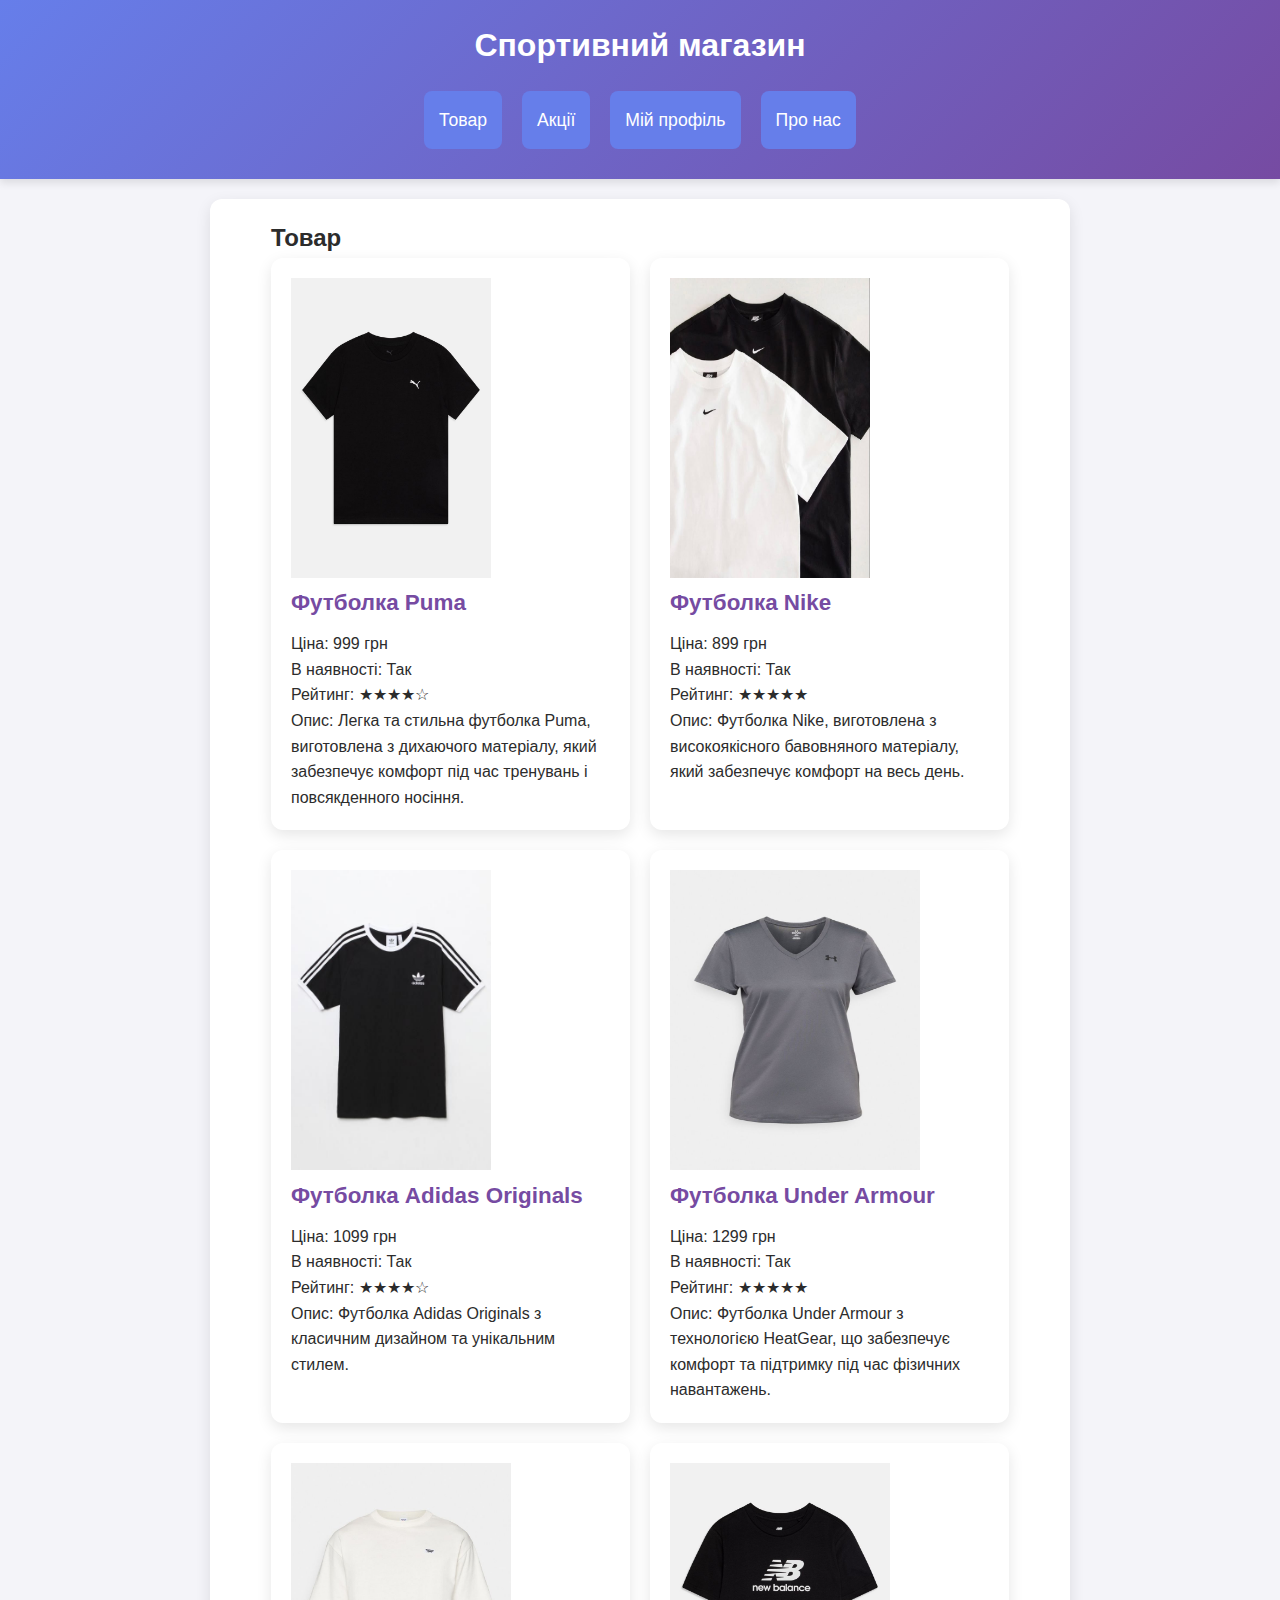
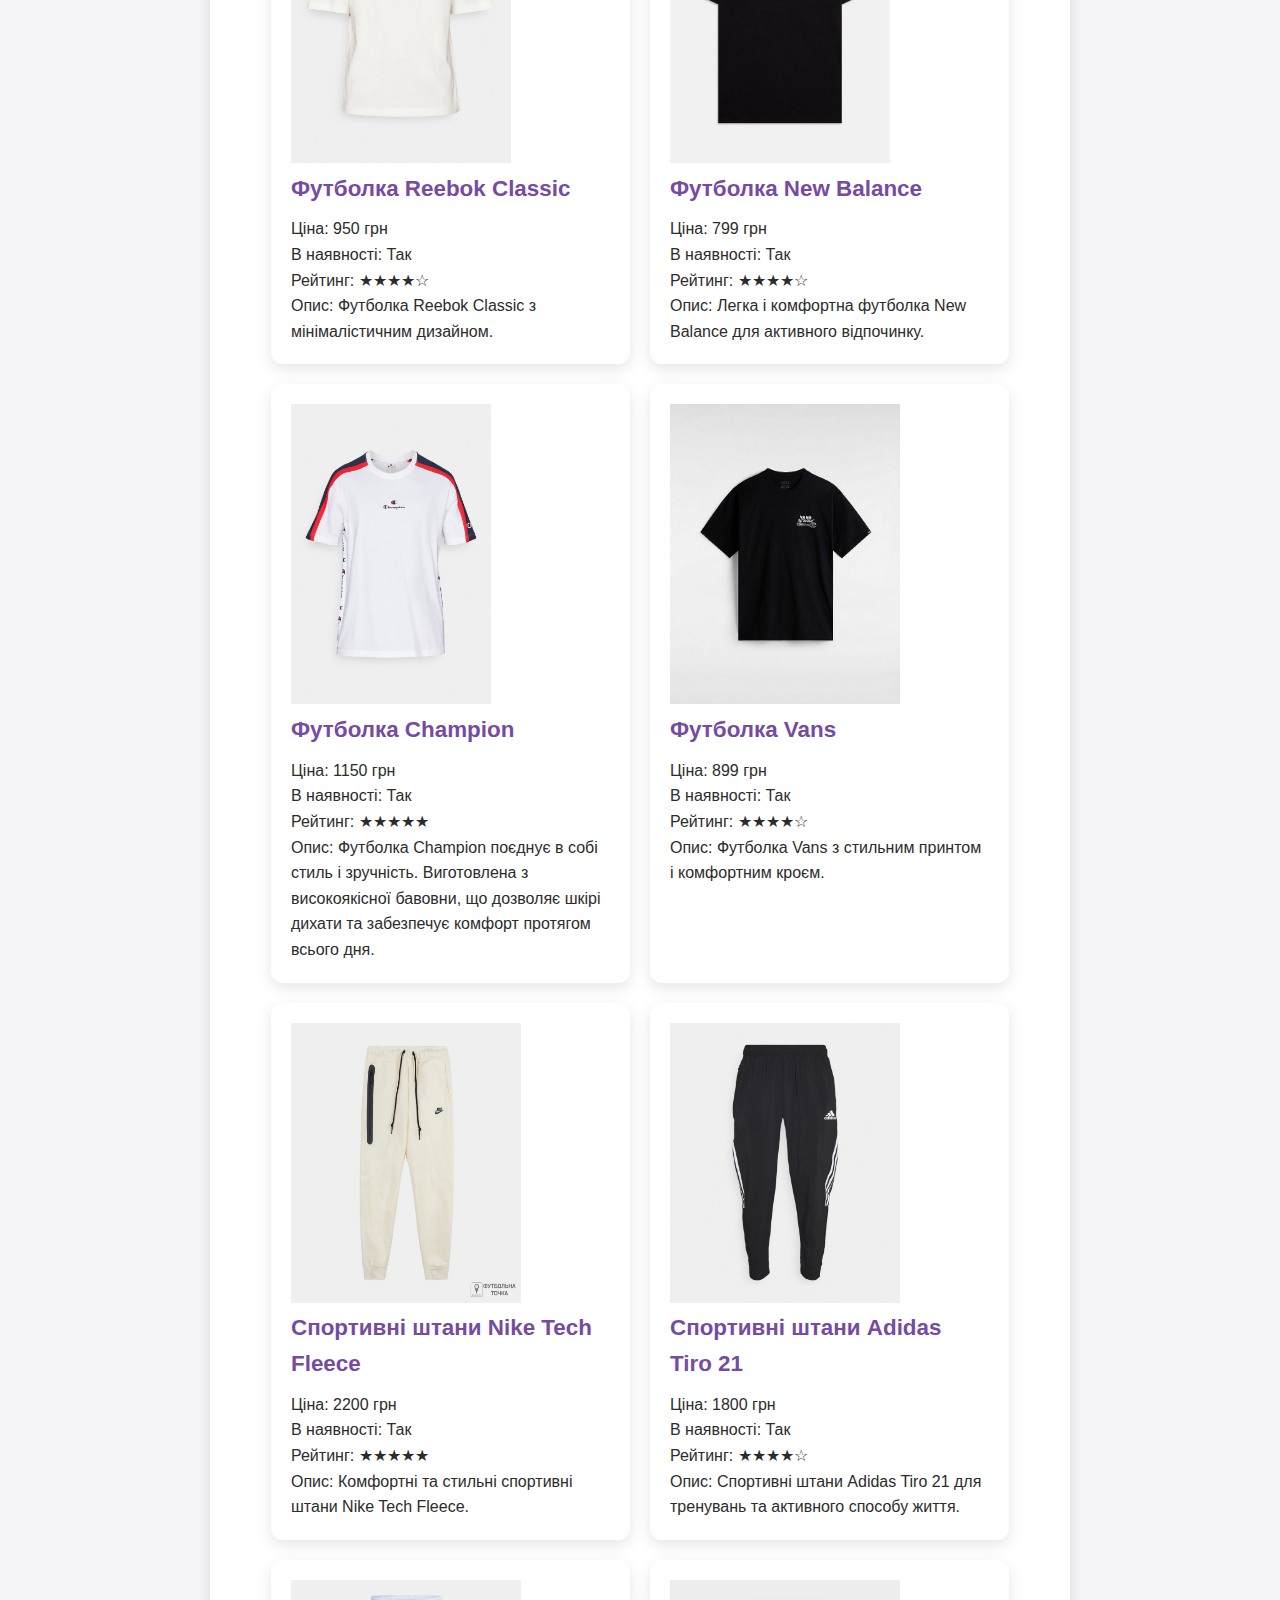
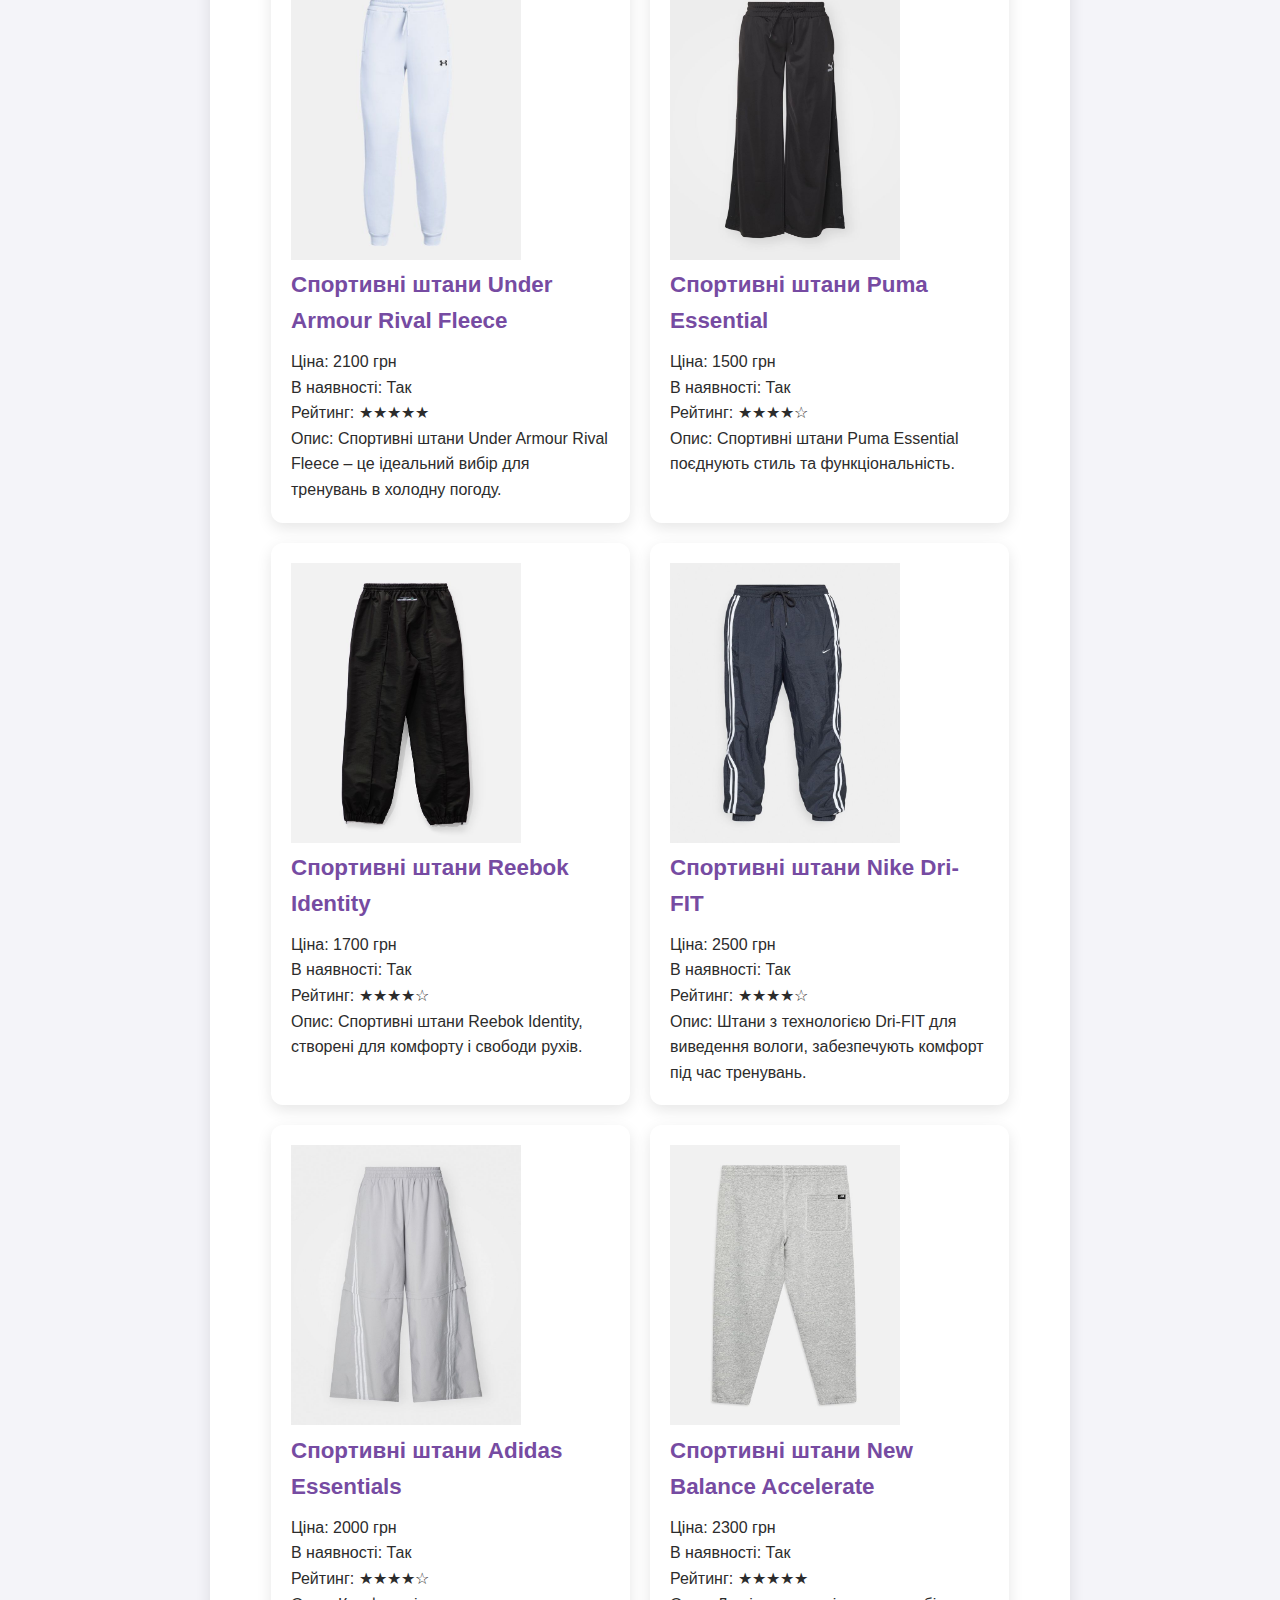
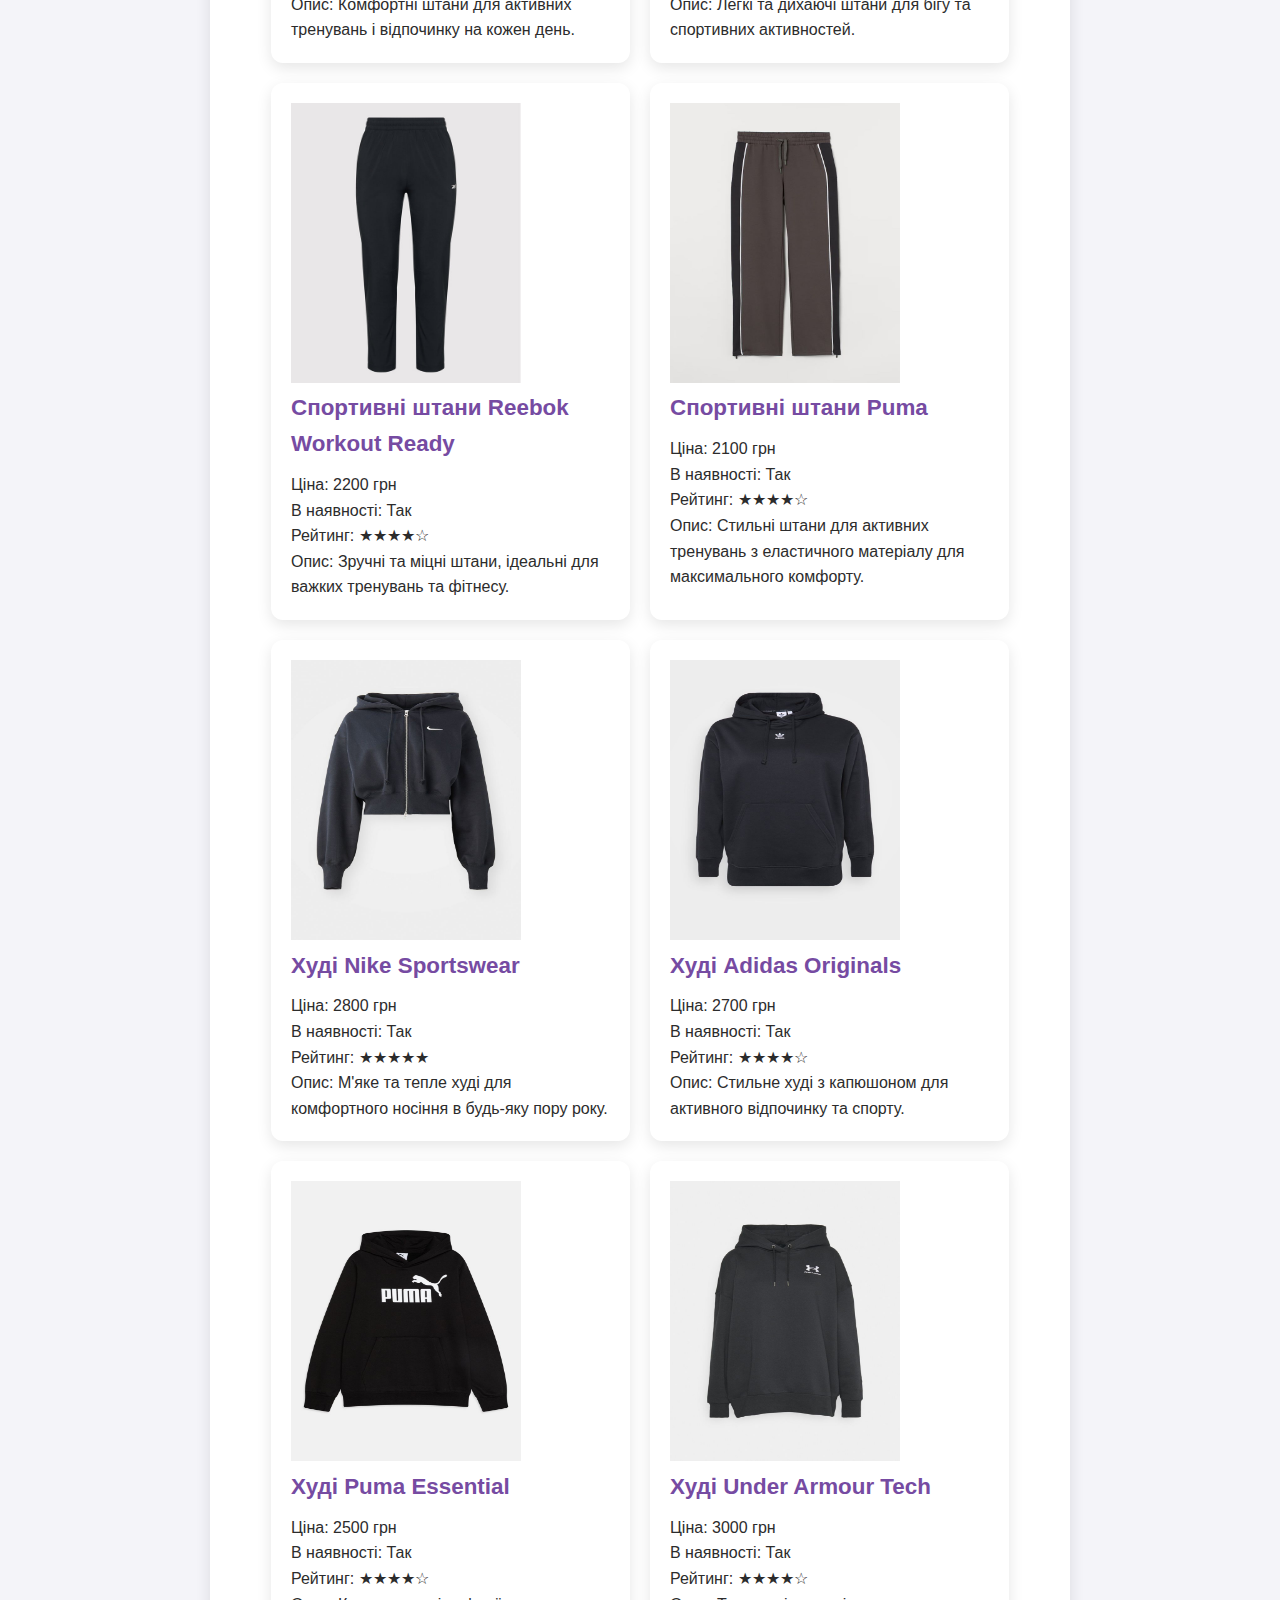
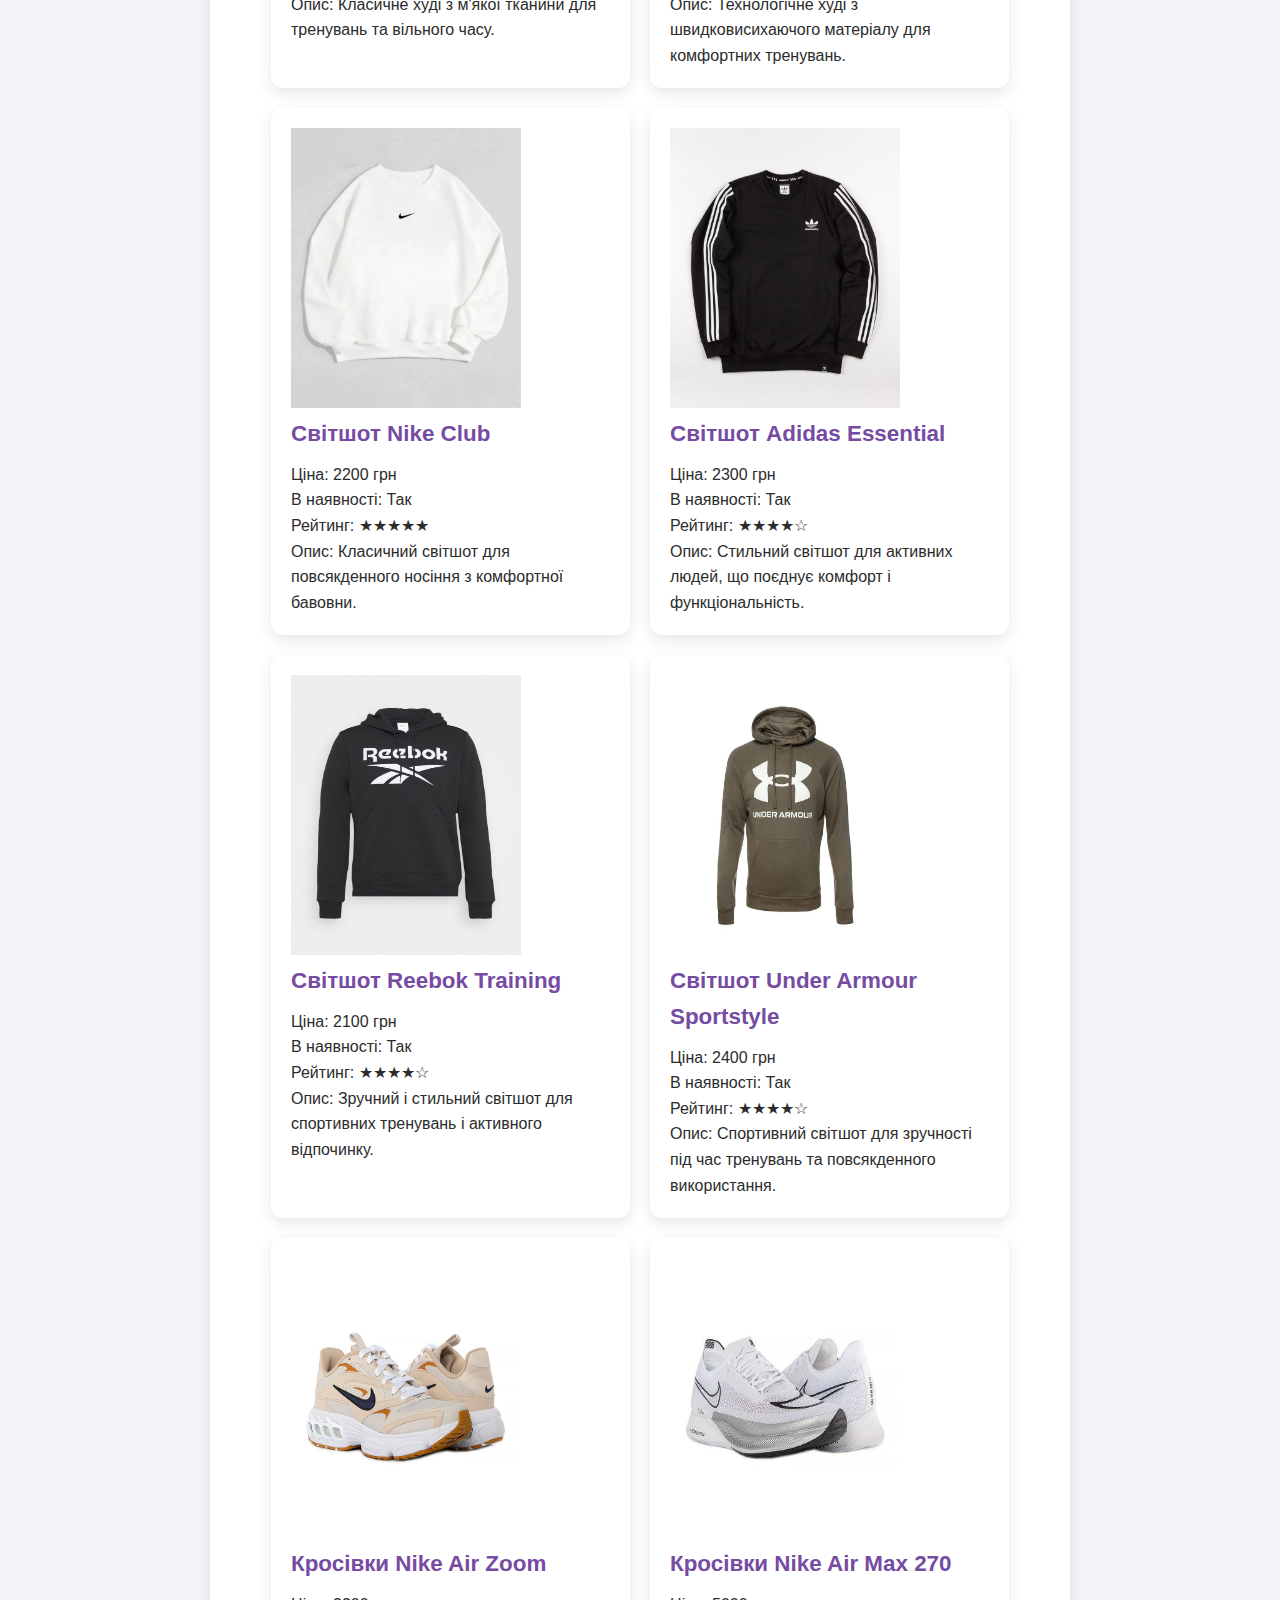
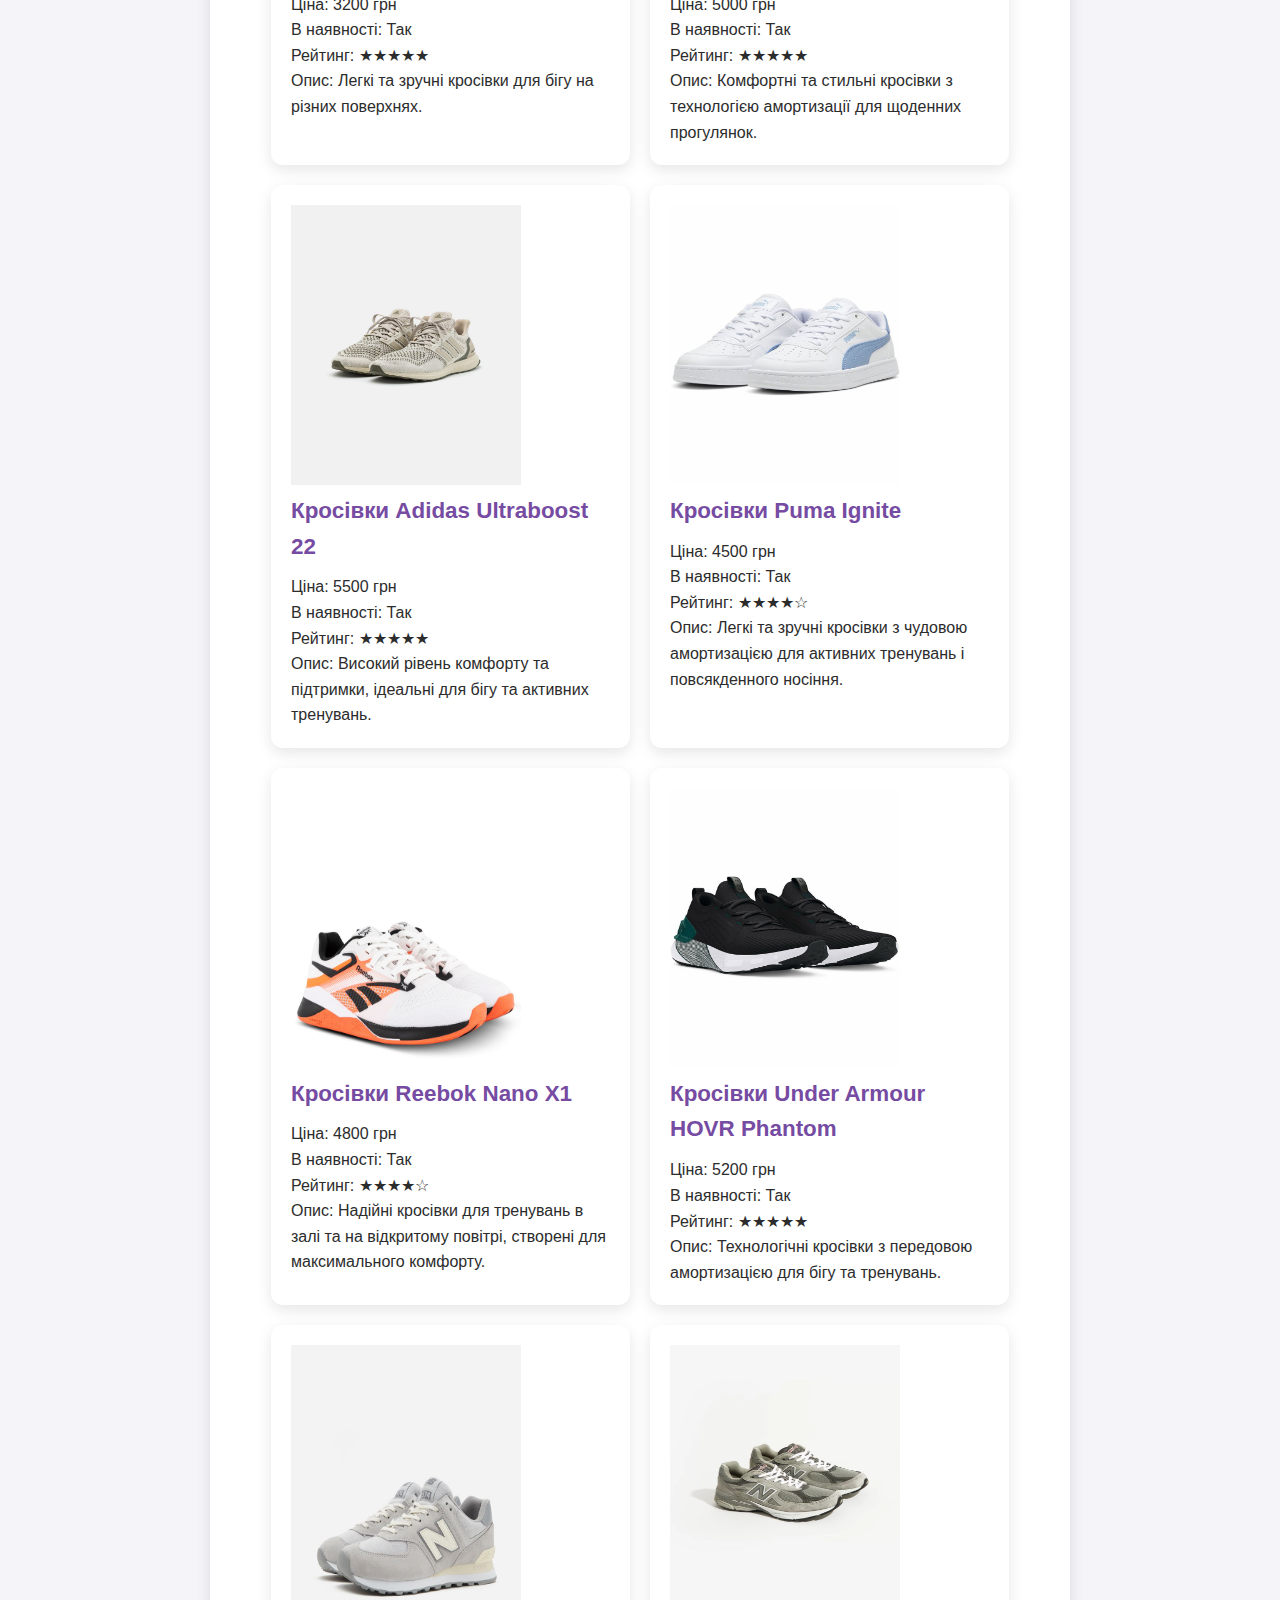
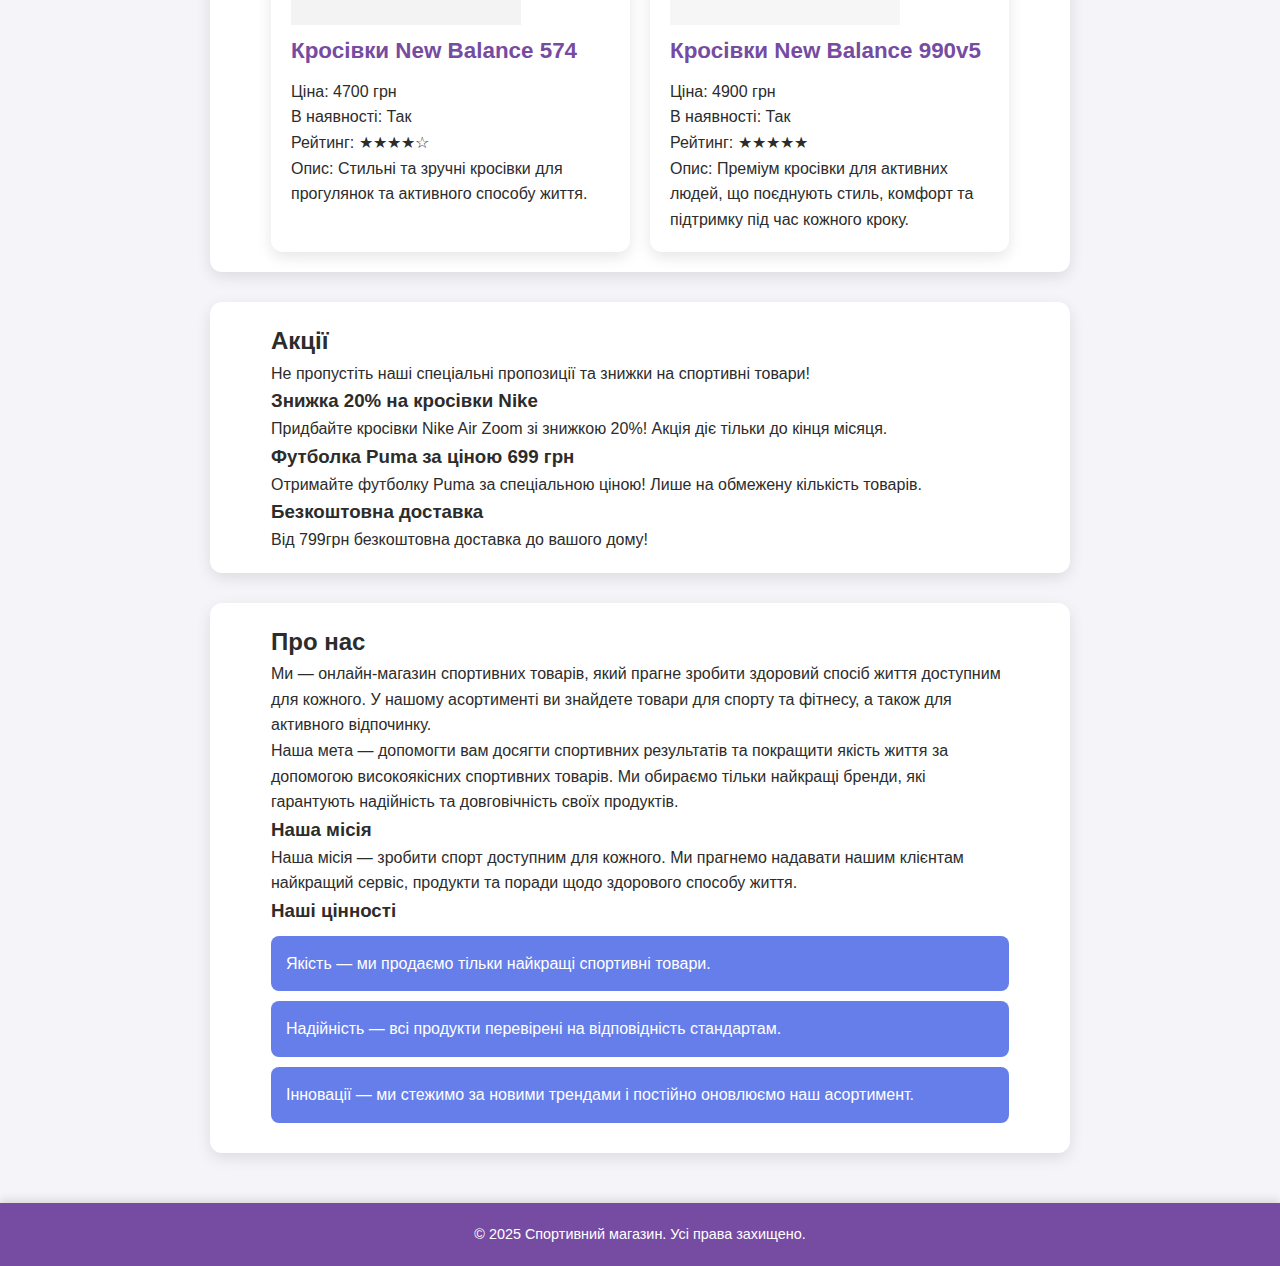
<file: lab1/index.html>
<!DOCTYPE html>
<html lang="uk">
<head>
    <meta charset="UTF-8">
    <meta name="viewport" content="width=device-width, initial-scale=1.0">
    <title>Онлайн-магазин спортивних товарів</title>
    <link rel="stylesheet" href="css/styles.css">
</head>
<body>
    <header>
        <div class="container">
            <h1>Спортивний магазин</h1>
            <nav>
                <ul>
                    <li><a href="#products">Товар</a></li>
                    <li><a href="#sales">Акції</a></li>
                    <li><a href="profile.html">Мій профіль</a></li>
                    <li><a href="#about">Про нас</a></li>
                </ul>
            </nav>
        </div>
    </header>

    <main>
        <section id="products">
            <div class="container">
                <h2>Товар</h2>
                <div class="product-grid">
                    <div class="product-card">
                        <img src="images/tshirtpuma.jpg" alt = "Футболка Puma"  width="200" height="300">
                        <h3>Футболка Puma</h3>
                        <p>Ціна: 999 грн</p>
                        <p>В наявності: Так</p>
                        <p>Рейтинг: ★★★★☆</p>
                        <p>Опис: Легка та стильна футболка Puma, виготовлена з дихаючого матеріалу, який забезпечує комфорт під час тренувань і повсякденного носіння.</p>
                    </div>
                    <div class="product-card">
                        <img src="images/tshirtnike.jpg" alt = "Футболка Nike"  width="200" height="300">
                        <h3>Футболка Nike</h3>
                        <p>Ціна: 899 грн</p>
                        <p>В наявності: Так</p>
                        <p>Рейтинг: ★★★★★</p>
                        <p>Опис: Футболка Nike, виготовлена з високоякісного бавовняного матеріалу, який забезпечує комфорт на весь день.</p>
                    </div>
                    <div class="product-card">
                        <img src="images/tshirtadidas.jpg" alt = "Футболка Adidas Originals"  width="200" height="300">
                        <h3>Футболка Adidas Originals</h3>
                        <p>Ціна: 1099 грн</p>
                        <p>В наявності: Так</p>
                        <p>Рейтинг: ★★★★☆</p>
                        <p>Опис: Футболка Adidas Originals з класичним дизайном та унікальним стилем.</p>
                    </div>    
                    <div class="product-card">
                        <img src="images/tsirtunderarmour.jpg" alt = "Футболка Under Armour"  width="250" height="300">
                        <h3>Футболка Under Armour</h3>
                        <p>Ціна: 1299 грн</p>
                        <p>В наявності: Так</p>
                        <p>Рейтинг: ★★★★★</p>
                        <p>Опис: Футболка Under Armour з технологією HeatGear, що забезпечує комфорт та підтримку під час фізичних навантажень.</p>
                    </div>       
                    <div class="product-card">
                        <img src="images/tshirtreebok.jpg" alt = "Футболка Reebok Classic"  width="220" height="300">
                        <h3>Футболка Reebok Classic</h3>
                        <p>Ціна: 950 грн</p>
                        <p>В наявності: Так</p>
                        <p>Рейтинг: ★★★★☆</p>
                        <p>Опис: Футболка Reebok Classic з мінімалістичним дизайном.</p>
                    </div>
                    <div class="product-card">
                        <img src="images/tshirtnewbalance.jpg" alt = "Футболка New Balance"  width="220" height="300">
                        <h3>Футболка New Balance</h3>
                        <p>Ціна: 799 грн</p>
                        <p>В наявності: Так</p>
                        <p>Рейтинг: ★★★★☆</p>
                        <p>Опис: Легка і комфортна футболка New Balance для активного відпочинку.</p>
                    </div> 
                    <div class="product-card">
                        <img src="images/tshirtchampion.jpg" alt = "Футболка Champion"  width="200" height="300">
                        <h3>Футболка Champion</h3>
                        <p>Ціна: 1150 грн</p>
                        <p>В наявності: Так</p>
                        <p>Рейтинг: ★★★★★</p>
                        <p>Опис: Футболка Champion поєднує в собі стиль і зручність. Виготовлена з високоякісної бавовни, що дозволяє шкірі дихати та забезпечує комфорт протягом всього дня.</p>
                    </div>
                    <div class="product-card">
                        <img src="images/tshirtvans.jpg" alt = "Футболка Vans"  width="230" height="300">
                        <h3>Футболка Vans</h3>
                        <p>Ціна: 899 грн</p>
                        <p>В наявності: Так</p>
                        <p>Рейтинг: ★★★★☆</p>
                        <p>Опис: Футболка Vans з стильним принтом і комфортним кроєм.</p>
                    </div>
                    <div class="product-card">
                        <img src="images/nikesweatpants.jpg" alt = "Спортивні штани Nike Tech Fleece"  width="230" height="280">
                        <h3>Спортивні штани Nike Tech Fleece</h3>
                        <p>Ціна: 2200 грн</p>
                        <p>В наявності: Так</p>
                        <p>Рейтинг: ★★★★★</p>
                        <p>Опис: Комфортні та стильні спортивні штани Nike Tech Fleece.</p>
                    </div>
                    <div class="product-card">
                        <img src="images/sweatpantsadidas.jpg" alt = "Спортивні штани Adidas Tiro 21"  width="230" height="280">
                        <h3>Спортивні штани Adidas Tiro 21</h3>
                        <p>Ціна: 1800 грн</p>
                        <p>В наявності: Так</p>
                        <p>Рейтинг: ★★★★☆</p>
                        <p>Опис: Спортивні штани Adidas Tiro 21 для тренувань та активного способу життя.</p>
                    </div>
                    <div class="product-card">
                        <img src="images/sweatpantsunderarmour.jpg" alt = "Спортивні штани Under Armour Rival Fleece"  width="230" height="280">
                        <h3>Спортивні штани Under Armour Rival Fleece</h3>
                        <p>Ціна: 2100 грн</p>
                        <p>В наявності: Так</p>
                        <p>Рейтинг: ★★★★★</p>
                        <p>Опис: Спортивні штани Under Armour Rival Fleece – це ідеальний вибір для тренувань в холодну погоду.</p>
                    </div>
                    <div class="product-card">
                        <img src="images/sweatpantspuma.jpg" alt = "Спортивні штани Puma Essential"  width="230" height="280">
                        <h3>Спортивні штани Puma Essential</h3>
                        <p>Ціна: 1500 грн</p>
                        <p>В наявності: Так</p>
                        <p>Рейтинг: ★★★★☆</p>
                        <p>Опис: Спортивні штани Puma Essential поєднують стиль та функціональність.</p>
                    </div>
                    <div class="product-card">
                        <img src="images/sweatpantsreebok.jpg" alt = "Спортивні штани Reebok Identity"  width="230" height="280">
                        <h3>Спортивні штани Reebok Identity</h3>
                        <p>Ціна: 1700 грн</p>
                        <p>В наявності: Так</p>
                        <p>Рейтинг: ★★★★☆</p>
                        <p>Опис: Спортивні штани Reebok Identity, створені для комфорту і свободи рухів.</p>
                    </div>
                    <div class="product-card">
                        <img src="images/sweatpantsnikedna.jpg" alt = "Спортивні штани Nike Dri-FIT"  width="230" height="280">
                        <h3>Спортивні штани Nike Dri-FIT</h3>
                        <p>Ціна: 2500 грн</p>
                        <p>В наявності: Так</p>
                        <p>Рейтинг: ★★★★☆</p>
                        <p>Опис: Штани з технологією Dri-FIT для виведення вологи, забезпечують комфорт під час тренувань.</p>
                    </div>
                    <div class="product-card">
                        <img src="images/sweatpantsadidaszip.jpg" alt = "Спортивні штани Adidas Essentials"  width="230" height="280">
                        <h3>Спортивні штани Adidas Essentials</h3>
                        <p>Ціна: 2000 грн</p>
                        <p>В наявності: Так</p>
                        <p>Рейтинг: ★★★★☆</p>
                        <p>Опис: Комфортні штани для активних тренувань і відпочинку на кожен день.</p>
                    </div>
                    <div class="product-card">
                        <img src="images/sweatpantsdnewbalance.jpg" alt = "Спортивні штани New Balance Accelerate"  width="230" height="280">
                        <h3>Спортивні штани New Balance Accelerate</h3>
                        <p>Ціна: 2300 грн</p>
                        <p>В наявності: Так</p>
                        <p>Рейтинг: ★★★★★</p>
                        <p>Опис: Легкі та дихаючі штани для бігу та спортивних активностей.</p>
                    </div>
                    <div class="product-card">
                        <img src="images/sweatpantsrebookwork.jpg" alt = "Спортивні штани Reebok Workout Ready"  width="230" height="280">
                        <h3>Спортивні штани Reebok Workout Ready</h3>
                        <p>Ціна: 2200 грн</p>
                        <p>В наявності: Так</p>
                        <p>Рейтинг: ★★★★☆</p>
                        <p>Опис: Зручні та міцні штани, ідеальні для важких тренувань та фітнесу.</p>
                    </div>
                    <div class="product-card">
                        <img src="images/sweatpantspumaa.jpg" alt = "Спортивні штани Puma"  width="230" height="280">
                        <h3>Спортивні штани Puma</h3>
                        <p>Ціна: 2100 грн</p>
                        <p>В наявності: Так</p>
                        <p>Рейтинг: ★★★★☆</p>
                        <p>Опис: Стильні штани для активних тренувань з еластичного матеріалу для максимального комфорту.</p>
                    </div>
                    <div class="product-card">
                        <img src="images/blousenike.jpg" alt = "Худі Nike Sportswear"  width="230" height="280">
                        <h3>Худі Nike Sportswear</h3>
                        <p>Ціна: 2800 грн</p>
                        <p>В наявності: Так</p>
                        <p>Рейтинг: ★★★★★</p>
                        <p>Опис: М'яке та тепле худі для комфортного носіння в будь-яку пору року.</p>
                    </div>
                    <div class="product-card">
                        <img src="images/blouseadidasor.jpg" alt = "ХудіAdidas Originals"  width="230" height="280">
                        <h3>Худі Adidas Originals</h3>
                        <p>Ціна: 2700 грн</p>
                        <p>В наявності: Так</p>
                        <p>Рейтинг: ★★★★☆</p>
                        <p>Опис: Стильне худі з капюшоном для активного відпочинку та спорту.</p>
                    </div>
                    <div class="product-card">
                        <img src="images/blousepuma.jpg" alt = "Худі Puma Essential"  width="230" height="280">
                        <h3>Худі Puma Essential</h3>
                        <p>Ціна: 2500 грн</p>
                        <p>В наявності: Так</p>
                        <p>Рейтинг: ★★★★☆</p>
                        <p>Опис: Класичне худі з м'якої тканини для тренувань та вільного часу.</p>
                    </div>
                    <div class="product-card">
                        <img src="images/blouseunderarmour.jpg" alt = "Худі Under Armour Tech"  width="230" height="280">
                        <h3>Худі Under Armour Tech</h3>
                        <p>Ціна: 3000 грн</p>
                        <p>В наявності: Так</p>
                        <p>Рейтинг: ★★★★☆</p>
                        <p>Опис: Технологічне худі з швидковисихаючого матеріалу для комфортних тренувань.</p>
                    </div>
                    <div class="product-card">
                        <img src="images/sweatshirtnike.jpg" alt = "Світшот Nike Club"  width="230" height="280">
                        <h3>Світшот Nike Club</h3>
                        <p>Ціна: 2200 грн</p>
                        <p>В наявності: Так</p>
                        <p>Рейтинг: ★★★★★</p>
                        <p>Опис: Класичний світшот для повсякденного носіння з комфортної бавовни.</p>
                    </div>
                    <div class="product-card">
                        <img src="images/sweatshirtadidas.jpg" alt = "Світшот Adidas Essential"  width="230" height="280">
                        <h3>Світшот Adidas Essential</h3>
                        <p>Ціна: 2300 грн</p>
                        <p>В наявності: Так</p>
                        <p>Рейтинг: ★★★★☆</p>
                        <p>Опис: Стильний світшот для активних людей, що поєднує комфорт і функціональність.</p>
                    </div>
                    <div class="product-card">
                        <img src="images/sweatshirtreebok.jpg" alt = "Світшот Reebok Training"  width="230" height="280">
                        <h3>Світшот Reebok Training</h3>
                        <p>Ціна: 2100 грн</p>
                        <p>В наявності: Так</p>
                        <p>Рейтинг: ★★★★☆</p>
                        <p>Опис: Зручний і стильний світшот для спортивних тренувань і активного відпочинку.</p>
                    </div>
                    <div class="product-card">
                        <img src="images/sweatshirtunder.jpg" alt = "Світшот Under Armour Sportstyle"  width="230" height="280">
                        <h3>Світшот Under Armour Sportstyle</h3>
                        <p>Ціна: 2400 грн</p>
                        <p>В наявності: Так</p>
                        <p>Рейтинг: ★★★★☆</p>
                        <p>Опис: Спортивний світшот для зручності під час тренувань та повсякденного використання.</p>
                    </div>  
                    <div class="product-card">
                        <img src="images/sneakersnike.jpg" alt = "Кросівки Nike Air Zoom"  width="230" height="280">
                        <h3>Кросівки Nike Air Zoom</h3>
                        <p>Ціна: 3200 грн</p>
                        <p>В наявності: Так</p>
                        <p>Рейтинг: ★★★★★</p>
                        <p>Опис: Легкі та зручні кросівки для бігу на різних поверхнях.</p>
                    </div>
                    <div class="product-card">
                        <img src="images/sneakersnikezoom.jpg" alt = "Кросівки Nike Air Max 270"  width="230" height="280">
                        <h3>Кросівки Nike Air Max 270</h3>
                        <p>Ціна: 5000 грн</p>
                        <p>В наявності: Так</p>
                        <p>Рейтинг: ★★★★★</p>
                        <p>Опис: Комфортні та стильні кросівки з технологією амортизації для щоденних прогулянок.</p>
                    </div>
                    <div class="product-card">
                        <img src="images/sneakersadidas.jpg" alt = "Кросівки Adidas Ultraboost 22"  width="230" height="280">
                        <h3>Кросівки Adidas Ultraboost 22</h3>
                        <p>Ціна: 5500 грн</p>
                        <p>В наявності: Так</p>
                        <p>Рейтинг: ★★★★★</p>
                        <p>Опис: Високий рівень комфорту та підтримки, ідеальні для бігу та активних тренувань.</p>
                    </div>
                    <div class="product-card">
                        <img src="images/sneakerspuma.jpg" alt = "Кросівки Puma Ignite"  width="230" height="280">
                        <h3>Кросівки Puma Ignite</h3>
                        <p>Ціна: 4500 грн</p>
                        <p>В наявності: Так</p>
                        <p>Рейтинг: ★★★★☆</p>
                        <p>Опис: Легкі та зручні кросівки з чудовою амортизацією для активних тренувань і повсякденного носіння.</p>
                    </div>
                    <div class="product-card">
                        <img src="images/sneakersreebok.jpg" alt = "Кросівки Reebok Nano X1"  width="230" height="280">
                        <h3>Кросівки Reebok Nano X1</h3>
                        <p>Ціна: 4800 грн</p>
                        <p>В наявності: Так</p>
                        <p>Рейтинг: ★★★★☆</p>
                        <p>Опис: Надійні кросівки для тренувань в залі та на відкритому повітрі, створені для максимального комфорту.</p>
                    </div>
                    <div class="product-card">
                        <img src="images/sneakersunderarmour.jpg" alt = "Кросівки Under Armour HOVR Phantom"  width="230" height="280">
                        <h3>Кросівки Under Armour HOVR Phantom</h3>
                        <p>Ціна: 5200 грн</p>
                        <p>В наявності: Так</p>
                        <p>Рейтинг: ★★★★★</p>
                        <p>Опис: Технологічні кросівки з передовою амортизацією для бігу та тренувань.</p>
                    </div>
                    <div class="product-card">
                        <img src="images/sneakersnewbalance.jpg" alt = "Кросівки New Balance 574"  width="230" height="280">
                        <h3>Кросівки New Balance 574</h3>
                        <p>Ціна: 4700 грн</p>
                        <p>В наявності: Так</p>
                        <p>Рейтинг: ★★★★☆</p>
                        <p>Опис: Стильні та зручні кросівки для прогулянок та активного способу життя.</p>
                    </div>
                    <div class="product-card">
                        <img src="images/sneakersnewbalance990.jpg" alt = "Кросівки New Balance 990v5"  width="230" height="280">
                        <h3>Кросівки New Balance 990v5</h3>
                        <p>Ціна: 4900 грн</p>
                        <p>В наявності: Так</p>
                        <p>Рейтинг: ★★★★★</p>
                        <p>Опис: Преміум кросівки для активних людей, що поєднують стиль, комфорт та підтримку під час кожного кроку.</p>
                    </div>                                                     
               </div>
            </div>
        </section>

        <section id="sales">
            <div class="container">
                <h2>Акції</h2>
                <p>Не пропустіть наші спеціальні пропозиції та знижки на спортивні товари!</p>
                <div class="sale-item">
                    <h3>Знижка 20% на кросівки Nike</h3>
                    <p>Придбайте кросівки Nike Air Zoom зі знижкою 20%! Акція діє тільки до кінця місяця.</p>
                </div>
                <div class="sale-item">
                    <h3>Футболка Puma за ціною 699 грн</h3>
                    <p>Отримайте футболку Puma за спеціальною ціною! Лише на обмежену кількість товарів.</p>
                </div>
                <div class="sale-item">
                    <h3>Безкоштовна доставка</h3>
                    <p>Від 799грн безкоштовна доставка до вашого дому!</p>
                </div>
            </div>
        </section>
        



        <section id="about">
            <div class="container">
                <h2>Про нас</h2>
                <p>Ми — онлайн-магазин спортивних товарів, який прагне зробити здоровий спосіб життя доступним для кожного. У нашому асортименті ви знайдете товари для спорту та фітнесу, а також для активного відпочинку.</p>
                <p>Наша мета — допомогти вам досягти спортивних результатів та покращити якість життя за допомогою високоякісних спортивних товарів. Ми обираємо тільки найкращі бренди, які гарантують надійність та довговічність своїх продуктів.</p>
                <h3>Наша місія</h3>
                <p>Наша місія — зробити спорт доступним для кожного. Ми прагнемо надавати нашим клієнтам найкращий сервіс, продукти та поради щодо здорового способу життя.</p>
                <h3>Наші цінності</h3>
                <ul>
                    <li>Якість — ми продаємо тільки найкращі спортивні товари.</li>
                    <li>Надійність — всі продукти перевірені на відповідність стандартам.</li>
                    <li>Інновації — ми стежимо за новими трендами і постійно оновлюємо наш асортимент.</li>
                </ul>
            </div>
        </section>
        
    </main>

    <footer>
        <div class="container">
            <p>&copy; 2025 Спортивний магазин. Усі права захищено.</p>
        </div>
    </footer>
</body>
</html>
</file>
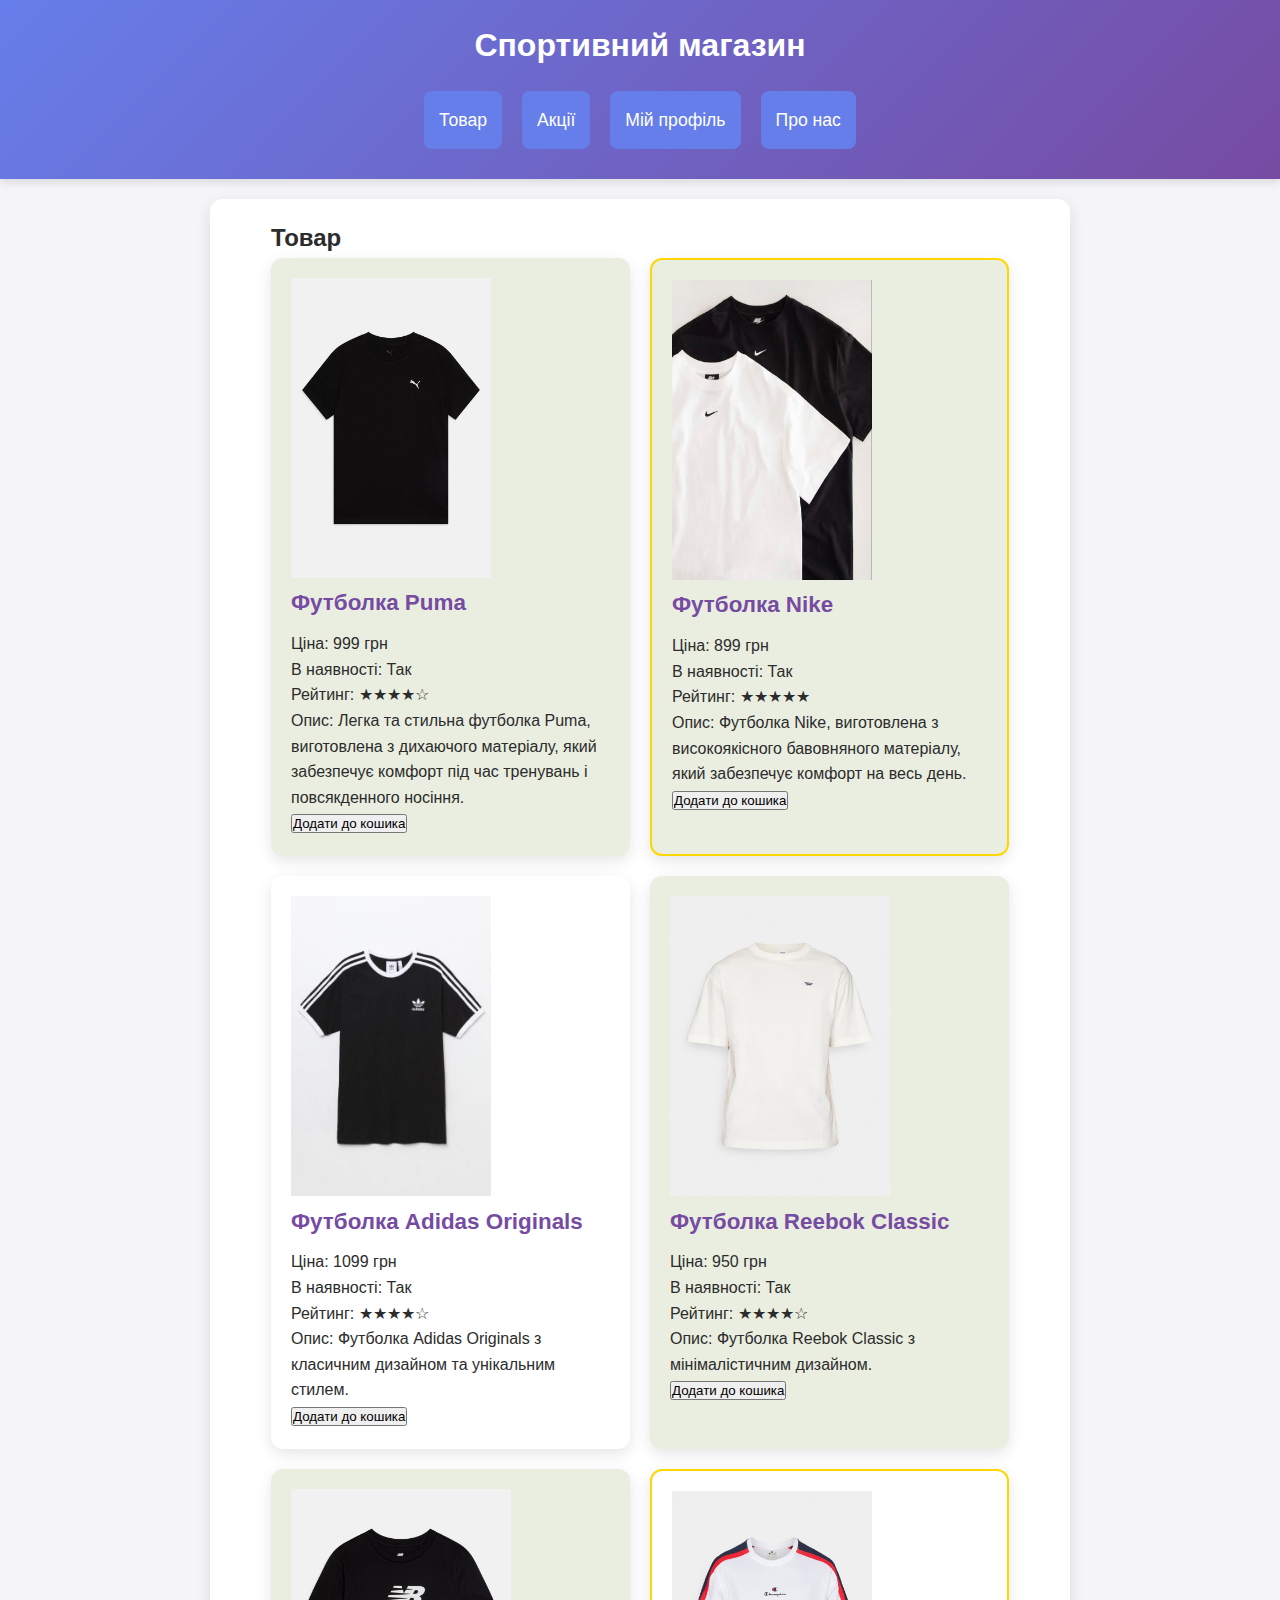
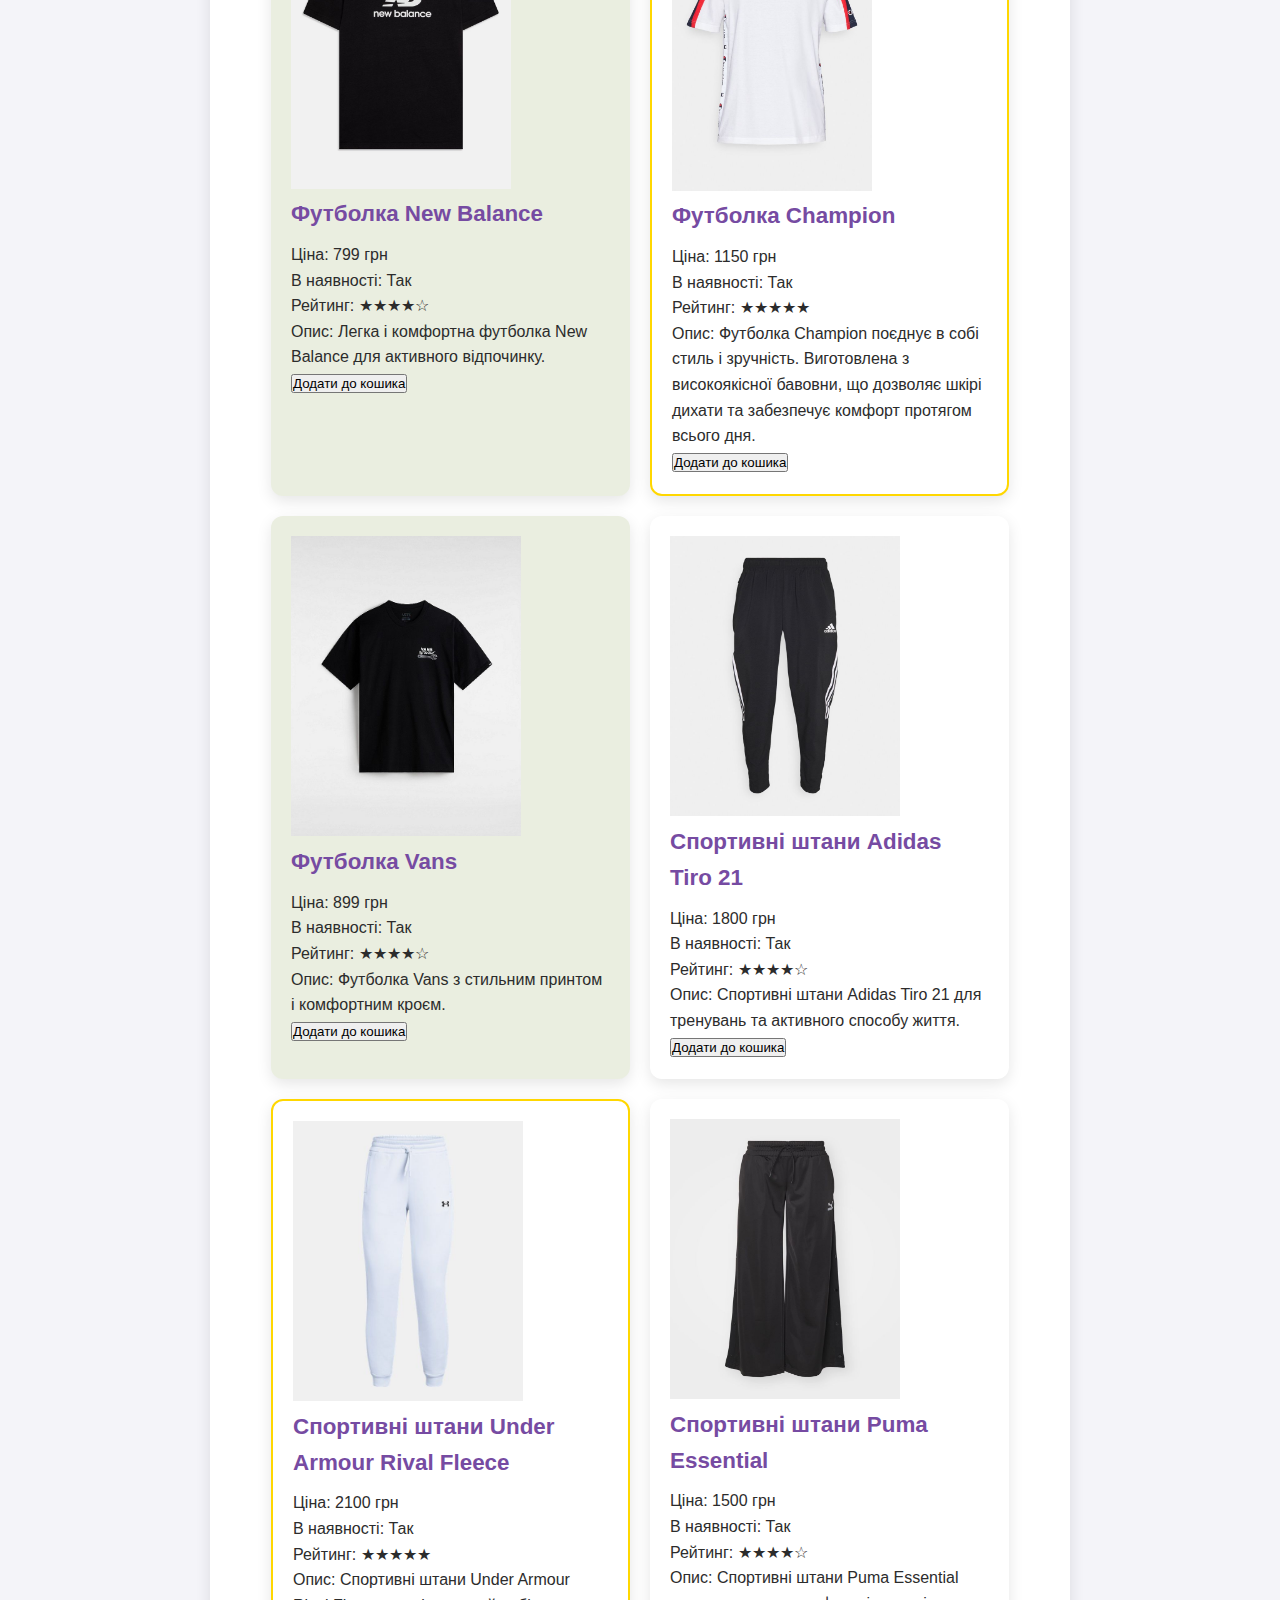
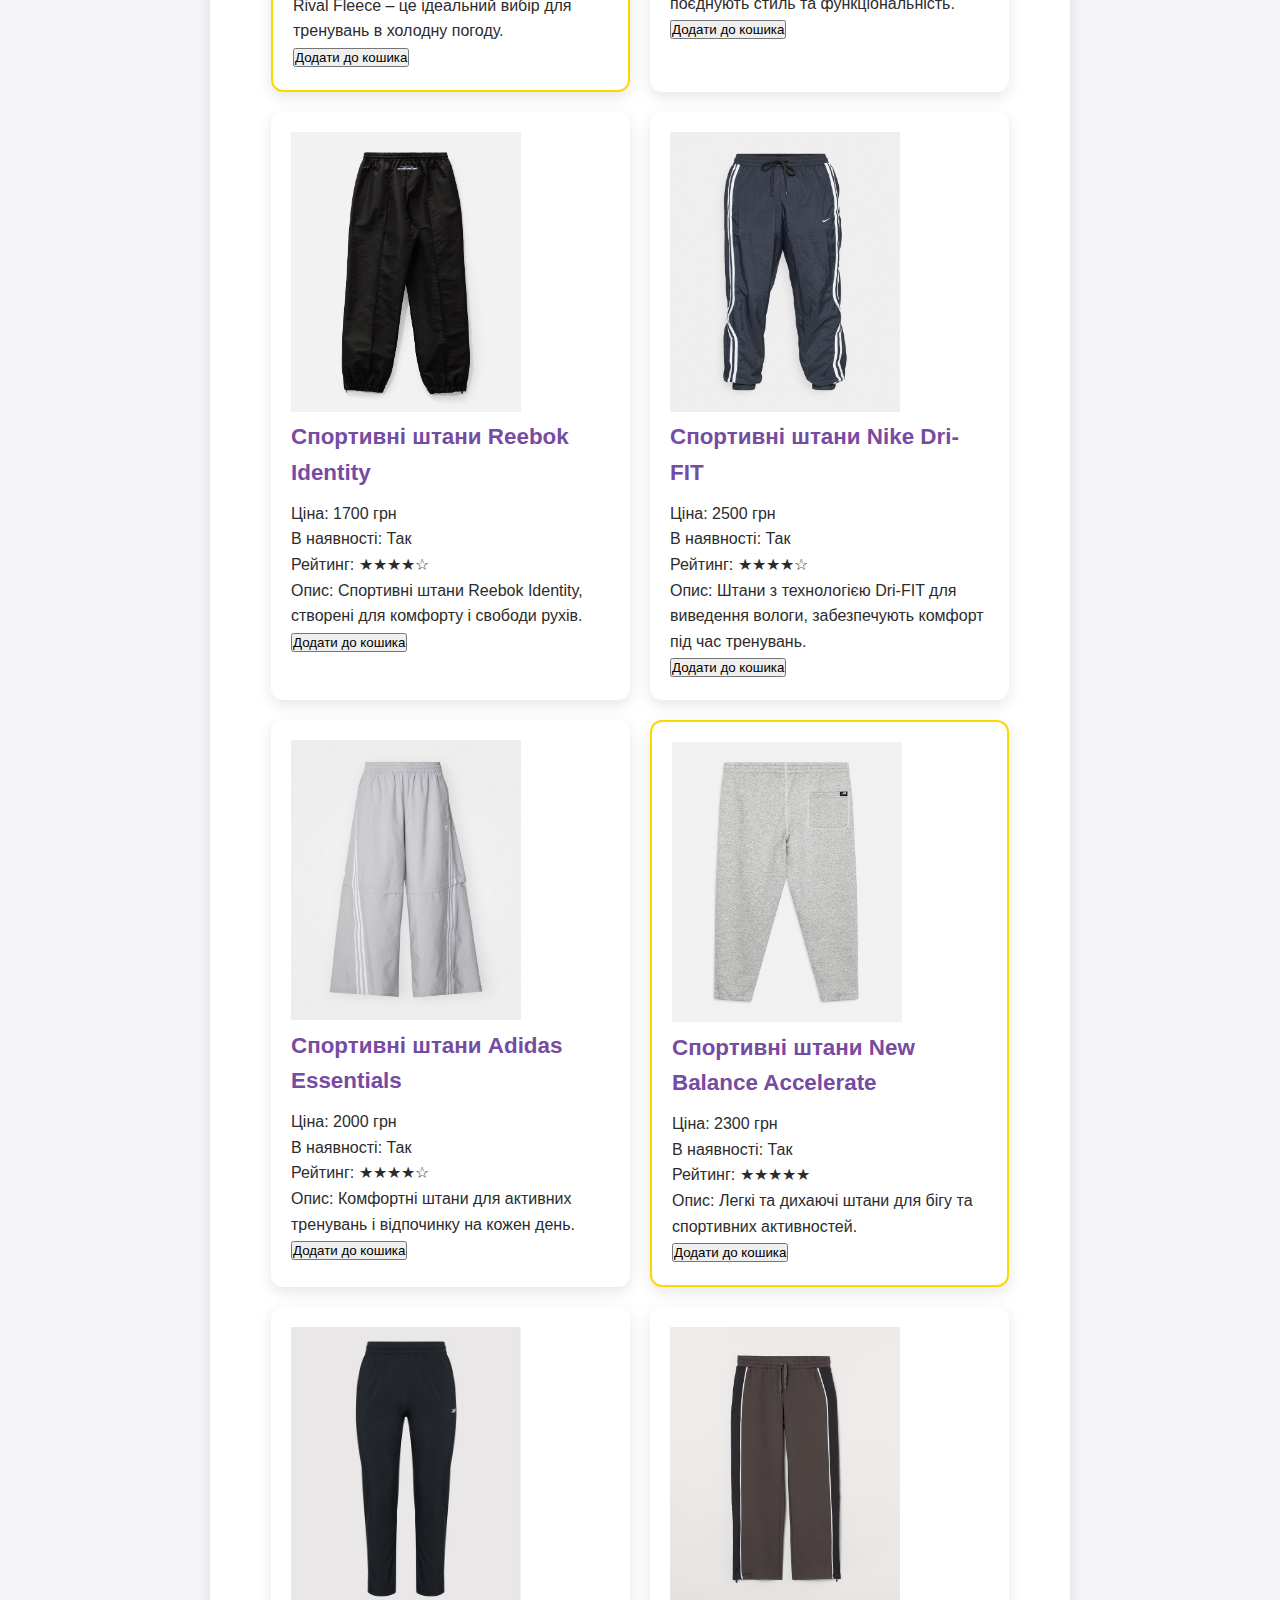
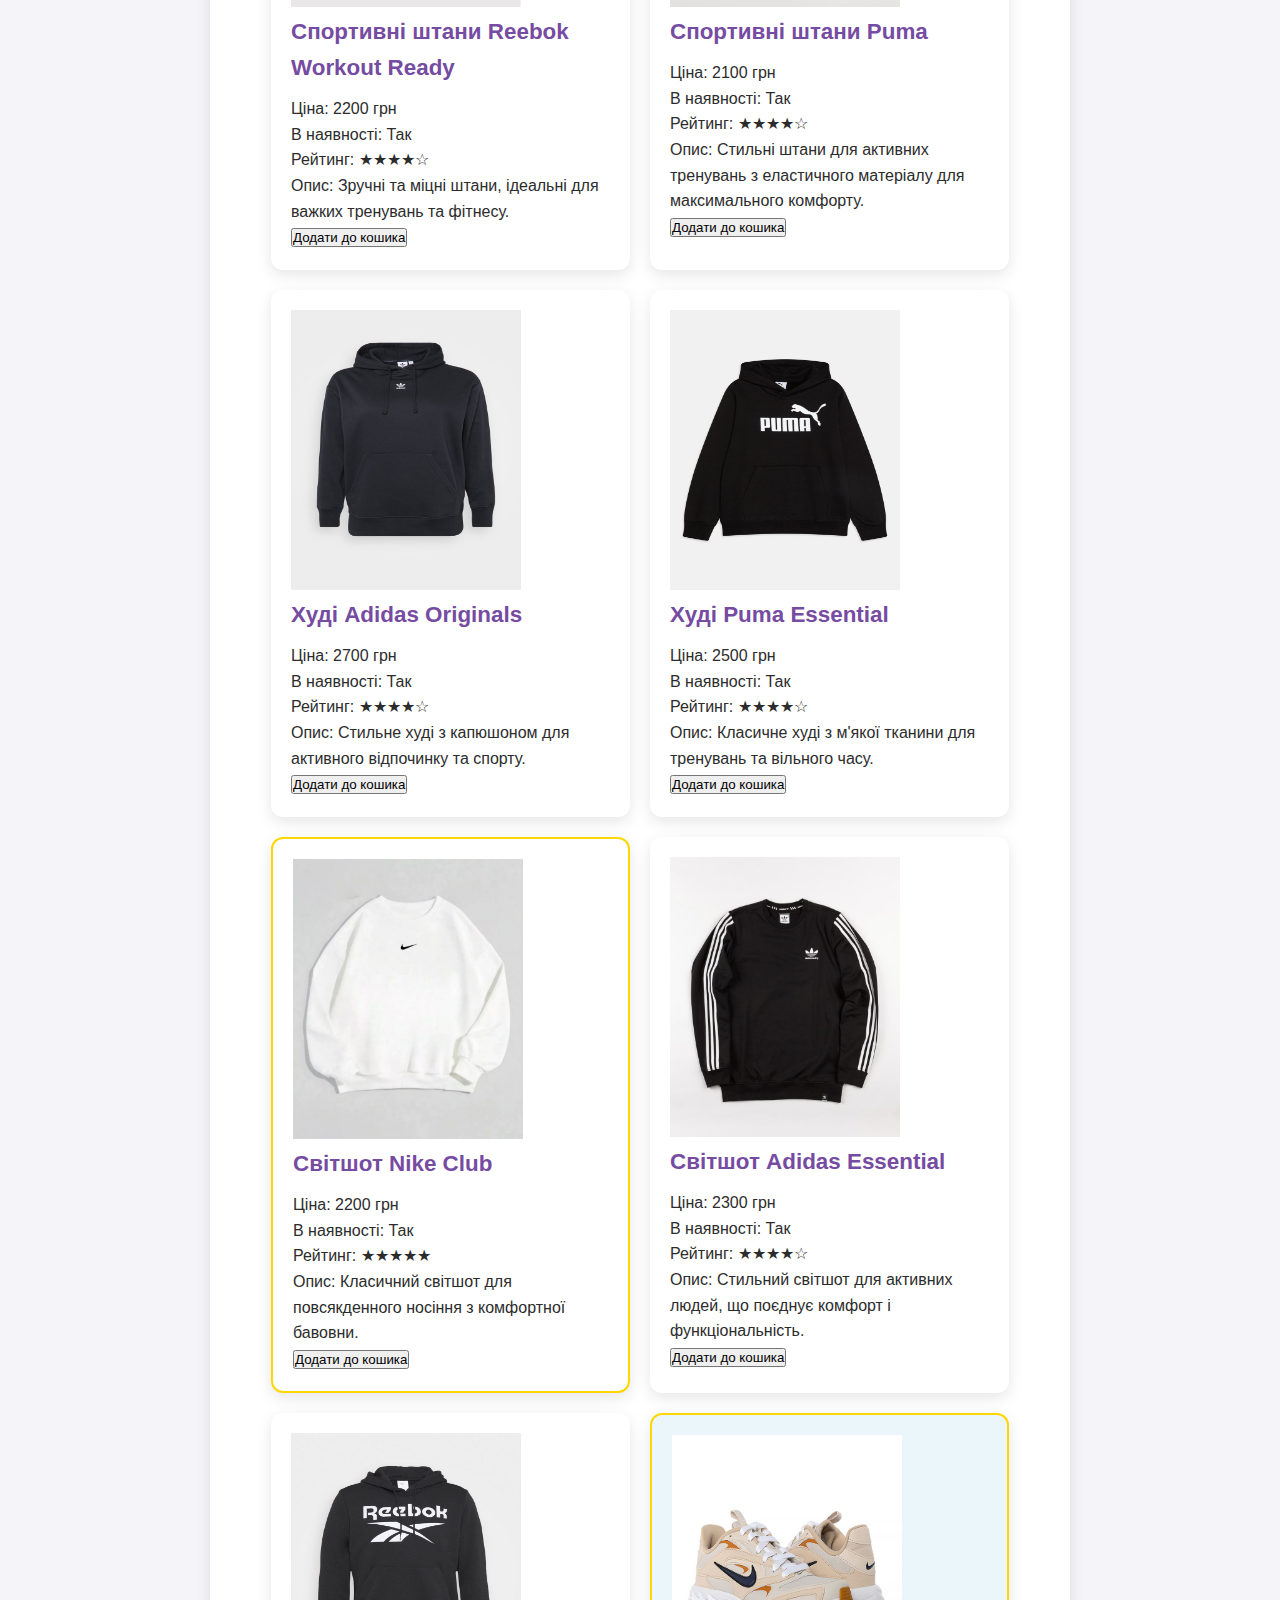
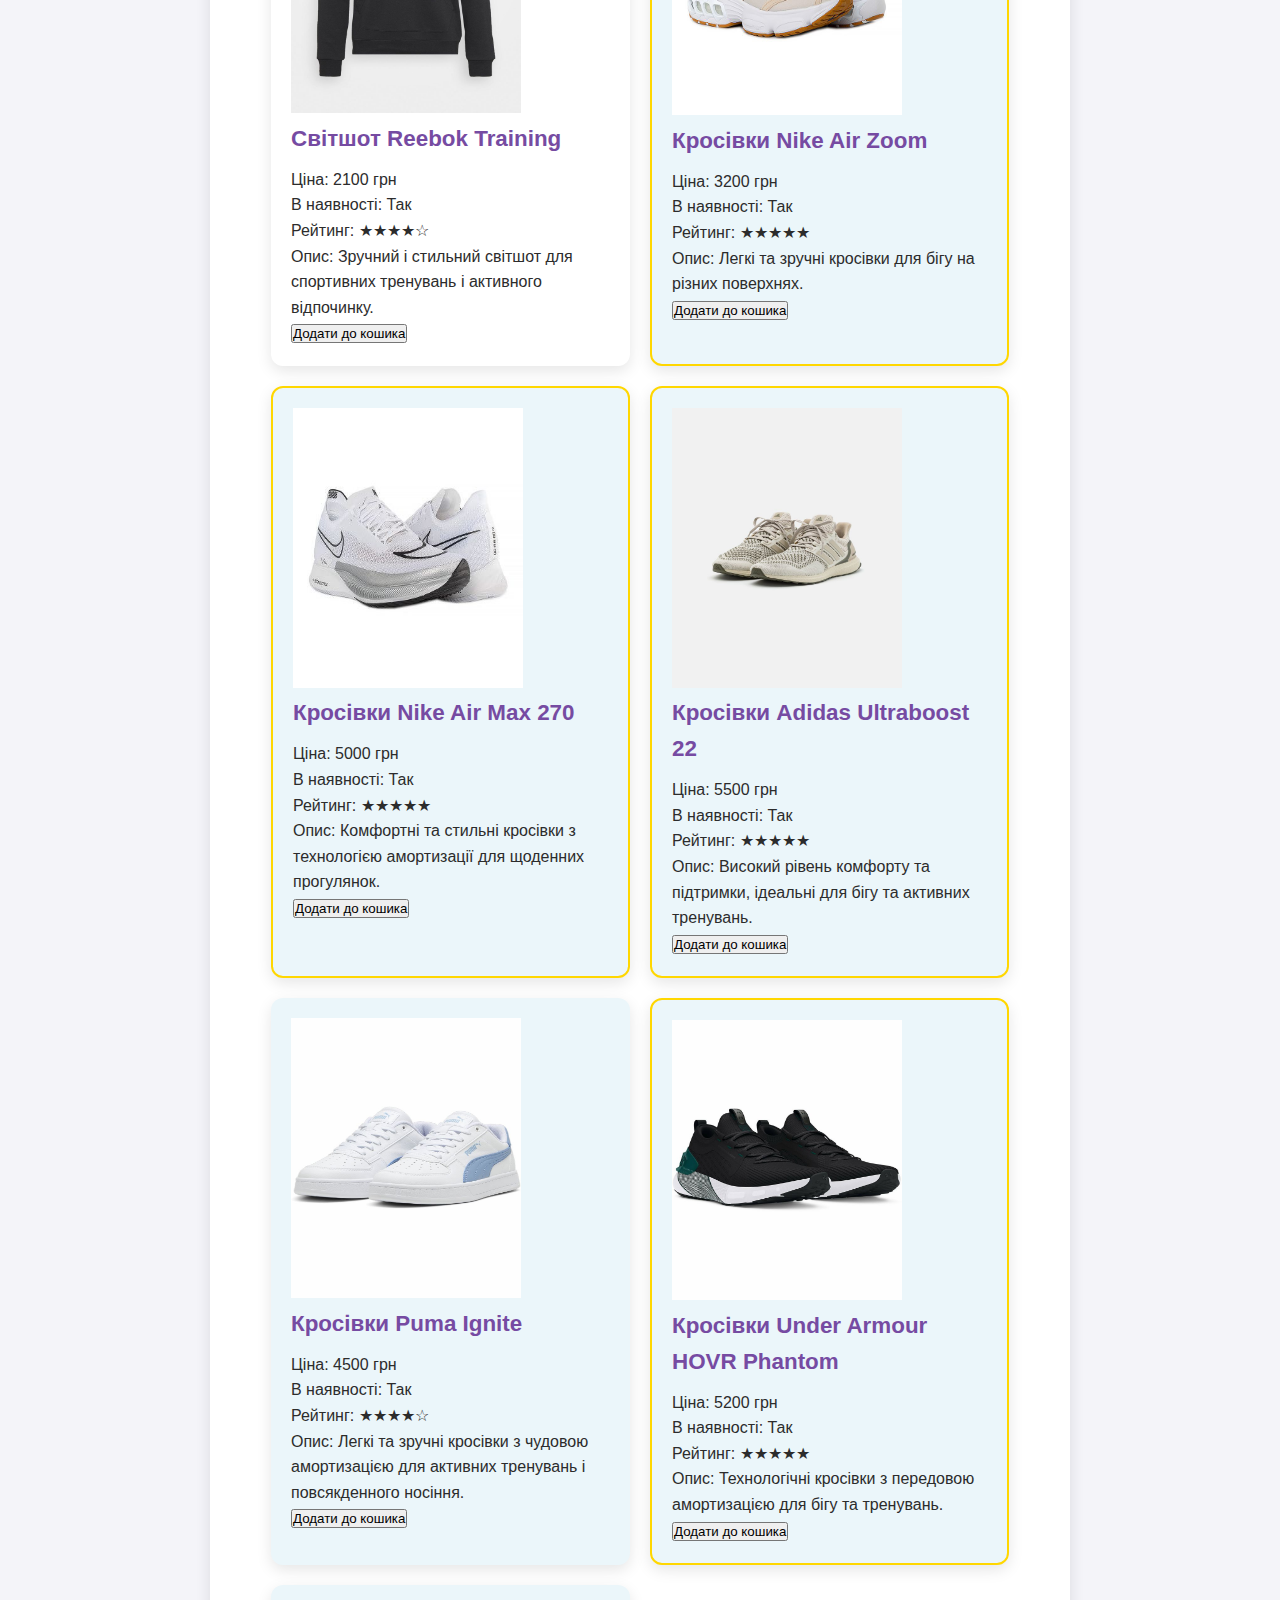
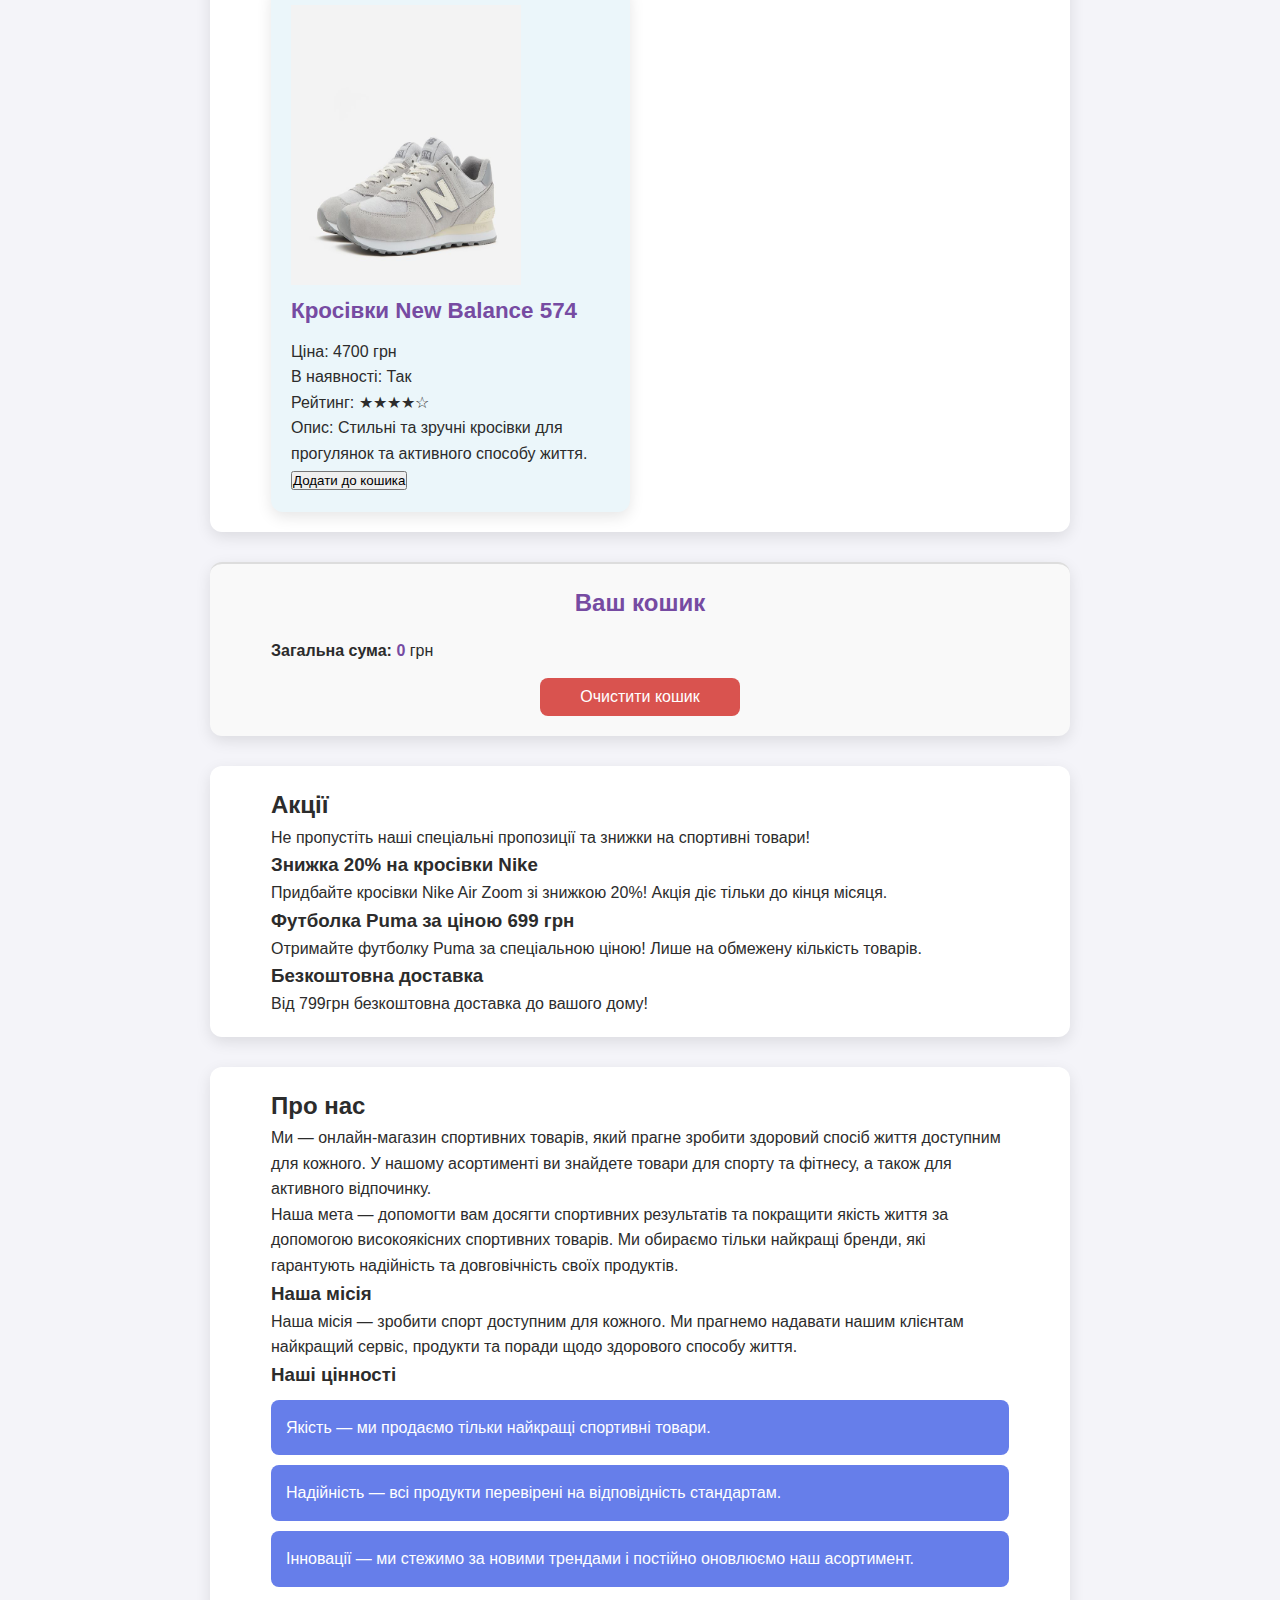
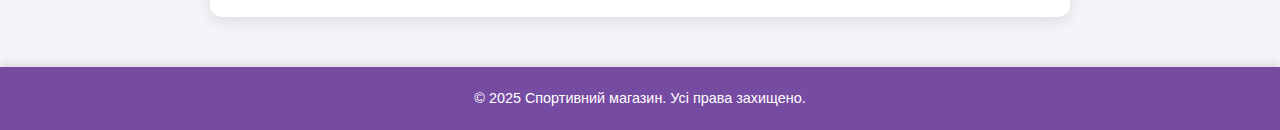
<file: lab2/index.html>
<!DOCTYPE html>
<html lang="uk">
<head>
    <meta charset="UTF-8">
    <meta name="viewport" content="width=device-width, initial-scale=1.0">
    <title>Онлайн-магазин спортивних товарів</title>
    <link rel="stylesheet" href="css/styles.css">
</head>
<body>
    <header>
        <div class="container">
            <h1>Спортивний магазин</h1>
            <nav>
                <ul>
                    <li><a href="#products">Товар</a></li>
                    <li><a href="#sales">Акції</a></li>
                    <li><a href="profile.html">Мій профіль</a></li>
                    <li><a href="#about">Про нас</a></li>
                </ul>
            </nav>
        </div>
    </header>

    <main>
        <section id="products">
            <div class="container">
                <h2>Товар</h2>
                <div class="product-grid">
                    <div class="product-card">
                        <img src="images/tshirtpuma.jpg" alt = "Футболка Puma"  width="200" height="300">
                        <h3>Футболка Puma</h3>
                        <p>Ціна: 999 грн</p>
                        <p>В наявності: Так</p>
                        <p>Рейтинг: ★★★★☆</p>
                        <p>Опис: Легка та стильна футболка Puma, виготовлена з дихаючого матеріалу, який забезпечує комфорт під час тренувань і повсякденного носіння.</p>
                        <button class="add-to-cart">Додати до кошика</button>
                    </div>
                    <div class="product-card">
                        <img src="images/tshirtnike.jpg" alt = "Футболка Nike"  width="200" height="300">
                        <h3>Футболка Nike</h3>
                        <p>Ціна: 899 грн</p>
                        <p>В наявності: Так</p>
                        <p>Рейтинг: ★★★★★</p>
                        <p>Опис: Футболка Nike, виготовлена з високоякісного бавовняного матеріалу, який забезпечує комфорт на весь день.</p>
                        <button class="add-to-cart">Додати до кошика</button>
                    </div>
                    <div class="product-card">
                        <img src="images/tshirtadidas.jpg" alt = "Футболка Adidas Originals"  width="200" height="300">
                        <h3>Футболка Adidas Originals</h3>
                        <p>Ціна: 1099 грн</p>
                        <p>В наявності: Так</p>
                        <p>Рейтинг: ★★★★☆</p>
                        <p>Опис: Футболка Adidas Originals з класичним дизайном та унікальним стилем.</p>
                        <button class="add-to-cart">Додати до кошика</button>
                    </div>    
                    <div class="product-card">
                        <img src="images/tsirtunderarmour.jpg" alt = "Футболка Under Armour"  width="250" height="300">
                        <h3>Футболка Under Armour</h3>
                        <p>Ціна: 1299 грн</p>
                        <p>В наявності: Ні</p>
                        <p>Рейтинг: ★★★★★</p>
                        <p>Опис: Футболка Under Armour з технологією HeatGear, що забезпечує комфорт та підтримку під час фізичних навантажень.</p>
                        <button class="add-to-cart">Додати до кошика</button>
                    </div>       
                    <div class="product-card">
                        <img src="images/tshirtreebok.jpg" alt = "Футболка Reebok Classic"  width="220" height="300">
                        <h3>Футболка Reebok Classic</h3>
                        <p>Ціна: 950 грн</p>
                        <p>В наявності: Так</p>
                        <p>Рейтинг: ★★★★☆</p>
                        <p>Опис: Футболка Reebok Classic з мінімалістичним дизайном.</p>
                        <button class="add-to-cart">Додати до кошика</button>
                    </div>
                    <div class="product-card">
                        <img src="images/tshirtnewbalance.jpg" alt = "Футболка New Balance"  width="220" height="300">
                        <h3>Футболка New Balance</h3>
                        <p>Ціна: 799 грн</p>
                        <p>В наявності: Так</p>
                        <p>Рейтинг: ★★★★☆</p>
                        <p>Опис: Легка і комфортна футболка New Balance для активного відпочинку.</p>
                        <button class="add-to-cart">Додати до кошика</button>
                    </div> 
                    <div class="product-card">
                        <img src="images/tshirtchampion.jpg" alt = "Футболка Champion"  width="200" height="300">
                        <h3>Футболка Champion</h3>
                        <p>Ціна: 1150 грн</p>
                        <p>В наявності: Так</p>
                        <p>Рейтинг: ★★★★★</p>
                        <p>Опис: Футболка Champion поєднує в собі стиль і зручність. Виготовлена з високоякісної бавовни, що дозволяє шкірі дихати та забезпечує комфорт протягом всього дня.</p>
                        <button class="add-to-cart">Додати до кошика</button>
                    </div>
                    <div class="product-card">
                        <img src="images/tshirtvans.jpg" alt = "Футболка Vans"  width="230" height="300">
                        <h3>Футболка Vans</h3>
                        <p>Ціна: 899 грн</p>
                        <p>В наявності: Так</p>
                        <p>Рейтинг: ★★★★☆</p>
                        <p>Опис: Футболка Vans з стильним принтом і комфортним кроєм.</p>
                        <button class="add-to-cart">Додати до кошика</button>
                    </div>
                    <div class="product-card">
                        <img src="images/nikesweatpants.jpg" alt = "Спортивні штани Nike Tech Fleece"  width="230" height="280">
                        <h3>Спортивні штани Nike Tech Fleece</h3>
                        <p>Ціна: 2200 грн</p>
                        <p>В наявності: Ні</p>
                        <p>Рейтинг: ★★★★★</p>
                        <p>Опис: Комфортні та стильні спортивні штани Nike Tech Fleece.</p>
                        <button class="add-to-cart">Додати до кошика</button>
                    </div>
                    <div class="product-card">
                        <img src="images/sweatpantsadidas.jpg" alt = "Спортивні штани Adidas Tiro 21"  width="230" height="280">
                        <h3>Спортивні штани Adidas Tiro 21</h3>
                        <p>Ціна: 1800 грн</p>
                        <p>В наявності: Так</p>
                        <p>Рейтинг: ★★★★☆</p>
                        <p>Опис: Спортивні штани Adidas Tiro 21 для тренувань та активного способу життя.</p>
                        <button class="add-to-cart">Додати до кошика</button>
                    </div>
                    <div class="product-card">
                        <img src="images/sweatpantsunderarmour.jpg" alt = "Спортивні штани Under Armour Rival Fleece"  width="230" height="280">
                        <h3>Спортивні штани Under Armour Rival Fleece</h3>
                        <p>Ціна: 2100 грн</p>
                        <p>В наявності: Так</p>
                        <p>Рейтинг: ★★★★★</p>
                        <p>Опис: Спортивні штани Under Armour Rival Fleece – це ідеальний вибір для тренувань в холодну погоду.</p>
                        <button class="add-to-cart">Додати до кошика</button>
                    </div>
                    <div class="product-card">
                        <img src="images/sweatpantspuma.jpg" alt = "Спортивні штани Puma Essential"  width="230" height="280">
                        <h3>Спортивні штани Puma Essential</h3>
                        <p>Ціна: 1500 грн</p>
                        <p>В наявності: Так</p>
                        <p>Рейтинг: ★★★★☆</p>
                        <p>Опис: Спортивні штани Puma Essential поєднують стиль та функціональність.</p>
                        <button class="add-to-cart">Додати до кошика</button>
                    </div>
                    <div class="product-card">
                        <img src="images/sweatpantsreebok.jpg" alt = "Спортивні штани Reebok Identity"  width="230" height="280">
                        <h3>Спортивні штани Reebok Identity</h3>
                        <p>Ціна: 1700 грн</p>
                        <p>В наявності: Так</p>
                        <p>Рейтинг: ★★★★☆</p>
                        <p>Опис: Спортивні штани Reebok Identity, створені для комфорту і свободи рухів.</p>
                        <button class="add-to-cart">Додати до кошика</button>
                    </div>
                    <div class="product-card">
                        <img src="images/sweatpantsnikedna.jpg" alt = "Спортивні штани Nike Dri-FIT"  width="230" height="280">
                        <h3>Спортивні штани Nike Dri-FIT</h3>
                        <p>Ціна: 2500 грн</p>
                        <p>В наявності: Так</p>
                        <p>Рейтинг: ★★★★☆</p>
                        <p>Опис: Штани з технологією Dri-FIT для виведення вологи, забезпечують комфорт під час тренувань.</p>
                        <button class="add-to-cart">Додати до кошика</button>
                    </div>
                    <div class="product-card">
                        <img src="images/sweatpantsadidaszip.jpg" alt = "Спортивні штани Adidas Essentials"  width="230" height="280">
                        <h3>Спортивні штани Adidas Essentials</h3>
                        <p>Ціна: 2000 грн</p>
                        <p>В наявності: Так</p>
                        <p>Рейтинг: ★★★★☆</p>
                        <p>Опис: Комфортні штани для активних тренувань і відпочинку на кожен день.</p>
                        <button class="add-to-cart">Додати до кошика</button>
                    </div>
                    <div class="product-card">
                        <img src="images/sweatpantsdnewbalance.jpg" alt = "Спортивні штани New Balance Accelerate"  width="230" height="280">
                        <h3>Спортивні штани New Balance Accelerate</h3>
                        <p>Ціна: 2300 грн</p>
                        <p>В наявності: Так</p>
                        <p>Рейтинг: ★★★★★</p>
                        <p>Опис: Легкі та дихаючі штани для бігу та спортивних активностей.</p>
                        <button class="add-to-cart">Додати до кошика</button>
                    </div>
                    <div class="product-card">
                        <img src="images/sweatpantsrebookwork.jpg" alt = "Спортивні штани Reebok Workout Ready"  width="230" height="280">
                        <h3>Спортивні штани Reebok Workout Ready</h3>
                        <p>Ціна: 2200 грн</p>
                        <p>В наявності: Так</p>
                        <p>Рейтинг: ★★★★☆</p>
                        <p>Опис: Зручні та міцні штани, ідеальні для важких тренувань та фітнесу.</p>
                        <button class="add-to-cart">Додати до кошика</button>
                    </div>
                    <div class="product-card">
                        <img src="images/sweatpantspumaa.jpg" alt = "Спортивні штани Puma"  width="230" height="280">
                        <h3>Спортивні штани Puma</h3>
                        <p>Ціна: 2100 грн</p>
                        <p>В наявності: Так</p>
                        <p>Рейтинг: ★★★★☆</p>
                        <p>Опис: Стильні штани для активних тренувань з еластичного матеріалу для максимального комфорту.</p>
                        <button class="add-to-cart">Додати до кошика</button>
                    </div>
                    <div class="product-card">
                        <img src="images/blousenike.jpg" alt = "Худі Nike Sportswear"  width="230" height="280">
                        <h3>Худі Nike Sportswear</h3>
                        <p>Ціна: 2800 грн</p>
                        <p>В наявності: Ні</p>
                        <p>Рейтинг: ★★★★★</p>
                        <p>Опис: М'яке та тепле худі для комфортного носіння в будь-яку пору року.</p>
                        <button class="add-to-cart">Додати до кошика</button>
                    </div>
                    <div class="product-card">
                        <img src="images/blouseadidasor.jpg" alt = "ХудіAdidas Originals"  width="230" height="280">
                        <h3>Худі Adidas Originals</h3>
                        <p>Ціна: 2700 грн</p>
                        <p>В наявності: Так</p>
                        <p>Рейтинг: ★★★★☆</p>
                        <p>Опис: Стильне худі з капюшоном для активного відпочинку та спорту.</p>
                        <button class="add-to-cart">Додати до кошика</button>
                    </div>
                    <div class="product-card">
                        <img src="images/blousepuma.jpg" alt = "Худі Puma Essential"  width="230" height="280">
                        <h3>Худі Puma Essential</h3>
                        <p>Ціна: 2500 грн</p>
                        <p>В наявності: Так</p>
                        <p>Рейтинг: ★★★★☆</p>
                        <p>Опис: Класичне худі з м'якої тканини для тренувань та вільного часу.</p>
                        <button class="add-to-cart">Додати до кошика</button>
                    </div>
                    <div class="product-card">
                        <img src="images/blouseunderarmour.jpg" alt = "Худі Under Armour Tech"  width="230" height="280">
                        <h3>Худі Under Armour Tech</h3>
                        <p>Ціна: 3000 грн</p>
                        <p>В наявності: Ні</p>
                        <p>Рейтинг: ★★★★☆</p>
                        <p>Опис: Технологічне худі з швидковисихаючого матеріалу для комфортних тренувань.</p>
                        <button class="add-to-cart">Додати до кошика</button>
                    </div>
                    <div class="product-card">
                        <img src="images/sweatshirtnike.jpg" alt = "Світшот Nike Club"  width="230" height="280">
                        <h3>Світшот Nike Club</h3>
                        <p>Ціна: 2200 грн</p>
                        <p>В наявності: Так</p>
                        <p>Рейтинг: ★★★★★</p>
                        <p>Опис: Класичний світшот для повсякденного носіння з комфортної бавовни.</p>
                        <button class="add-to-cart">Додати до кошика</button>
                    </div>
                    <div class="product-card">
                        <img src="images/sweatshirtadidas.jpg" alt = "Світшот Adidas Essential"  width="230" height="280">
                        <h3>Світшот Adidas Essential</h3>
                        <p>Ціна: 2300 грн</p>
                        <p>В наявності: Так</p>
                        <p>Рейтинг: ★★★★☆</p>
                        <p>Опис: Стильний світшот для активних людей, що поєднує комфорт і функціональність.</p>
                        <button class="add-to-cart">Додати до кошика</button>
                    </div>
                    <div class="product-card">
                        <img src="images/sweatshirtreebok.jpg" alt = "Світшот Reebok Training"  width="230" height="280">
                        <h3>Світшот Reebok Training</h3>
                        <p>Ціна: 2100 грн</p>
                        <p>В наявності: Так</p>
                        <p>Рейтинг: ★★★★☆</p>
                        <p>Опис: Зручний і стильний світшот для спортивних тренувань і активного відпочинку.</p>
                        <button class="add-to-cart">Додати до кошика</button>
                    </div>
                    <div class="product-card">
                        <img src="images/sweatshirtunder.jpg" alt = "Світшот Under Armour Sportstyle"  width="230" height="280">
                        <h3>Світшот Under Armour Sportstyle</h3>
                        <p>Ціна: 2400 грн</p>
                        <p>В наявності: Ні</p>
                        <p>Рейтинг: ★★★★☆</p>
                        <p>Опис: Спортивний світшот для зручності під час тренувань та повсякденного використання.</p>
                        <button class="add-to-cart">Додати до кошика</button>
                    </div>  
                    <div class="product-card">
                        <img src="images/sneakersnike.jpg" alt = "Кросівки Nike Air Zoom"  width="230" height="280">
                        <h3>Кросівки Nike Air Zoom</h3>
                        <p>Ціна: 3200 грн</p>
                        <p>В наявності: Так</p>
                        <p>Рейтинг: ★★★★★</p>
                        <p>Опис: Легкі та зручні кросівки для бігу на різних поверхнях.</p>
                        <button class="add-to-cart">Додати до кошика</button>
                    </div>
                    <div class="product-card">
                        <img src="images/sneakersnikezoom.jpg" alt = "Кросівки Nike Air Max 270"  width="230" height="280">
                        <h3>Кросівки Nike Air Max 270</h3>
                        <p>Ціна: 5000 грн</p>
                        <p>В наявності: Так</p>
                        <p>Рейтинг: ★★★★★</p>
                        <p>Опис: Комфортні та стильні кросівки з технологією амортизації для щоденних прогулянок.</p>
                        <button class="add-to-cart">Додати до кошика</button>
                    </div>
                    <div class="product-card">
                        <img src="images/sneakersadidas.jpg" alt = "Кросівки Adidas Ultraboost 22"  width="230" height="280">
                        <h3>Кросівки Adidas Ultraboost 22</h3>
                        <p>Ціна: 5500 грн</p>
                        <p>В наявності: Так</p>
                        <p>Рейтинг: ★★★★★</p>
                        <p>Опис: Високий рівень комфорту та підтримки, ідеальні для бігу та активних тренувань.</p>
                        <button class="add-to-cart">Додати до кошика</button>
                    </div>
                    <div class="product-card">
                        <img src="images/sneakerspuma.jpg" alt = "Кросівки Puma Ignite"  width="230" height="280">
                        <h3>Кросівки Puma Ignite</h3>
                        <p>Ціна: 4500 грн</p>
                        <p>В наявності: Так</p>
                        <p>Рейтинг: ★★★★☆</p>
                        <p>Опис: Легкі та зручні кросівки з чудовою амортизацією для активних тренувань і повсякденного носіння.</p>
                        <button class="add-to-cart">Додати до кошика</button>
                    </div>
                    <div class="product-card">
                        <img src="images/sneakersreebok.jpg" alt = "Кросівки Reebok Nano X1"  width="230" height="280">
                        <h3>Кросівки Reebok Nano X1</h3>
                        <p>Ціна: 4800 грн</p>
                        <p>В наявності: Ні</p>
                        <p>Рейтинг: ★★★★☆</p>
                        <p>Опис: Надійні кросівки для тренувань в залі та на відкритому повітрі, створені для максимального комфорту.</p>
                        <button class="add-to-cart">Додати до кошика</button>
                    </div>
                    <div class="product-card">
                        <img src="images/sneakersunderarmour.jpg" alt = "Кросівки Under Armour HOVR Phantom"  width="230" height="280">
                        <h3>Кросівки Under Armour HOVR Phantom</h3>
                        <p>Ціна: 5200 грн</p>
                        <p>В наявності: Так</p>
                        <p>Рейтинг: ★★★★★</p>
                        <p>Опис: Технологічні кросівки з передовою амортизацією для бігу та тренувань.</p>
                        <button class="add-to-cart">Додати до кошика</button>
                    </div>
                    <div class="product-card">
                        <img src="images/sneakersnewbalance.jpg" alt = "Кросівки New Balance 574"  width="230" height="280">
                        <h3>Кросівки New Balance 574</h3>
                        <p>Ціна: 4700 грн</p>
                        <p>В наявності: Так</p>
                        <p>Рейтинг: ★★★★☆</p>
                        <p>Опис: Стильні та зручні кросівки для прогулянок та активного способу життя.</p>
                        <button class="add-to-cart">Додати до кошика</button>
                    </div>
                    <div class="product-card">
                        <img src="images/sneakersnewbalance990.jpg" alt = "Кросівки New Balance 990v5"  width="230" height="280">
                        <h3>Кросівки New Balance 990v5</h3>
                        <p>Ціна: 4900 грн</p>
                        <p>В наявності: Ні</p>
                        <p>Рейтинг: ★★★★★</p>
                        <p>Опис: Преміум кросівки для активних людей, що поєднують стиль, комфорт та підтримку під час кожного кроку.</p>
                        <button class="add-to-cart">Додати до кошика</button>
                    </div>                                                     
               </div>
            </div>
        </section>
         <!-- Кошик -->
<section id="cart">
    <div class="container">
        <h2>Ваш кошик</h2>
        <ul id="cart-items">
            <!-- Товари додаватимуться тут -->
        </ul>
        <p><strong>Загальна сума: </strong><span id="total-price">0</span> грн</p>
        <button id="clear-cart">Очистити кошик</button>
    </div>
</section>

        <section id="sales">
            <div class="container">
                <h2>Акції</h2>
                <p>Не пропустіть наші спеціальні пропозиції та знижки на спортивні товари!</p>
                <div class="sale-item">
                    <h3>Знижка 20% на кросівки Nike</h3>
                    <p>Придбайте кросівки Nike Air Zoom зі знижкою 20%! Акція діє тільки до кінця місяця.</p>
                </div>
                <div class="sale-item">
                    <h3>Футболка Puma за ціною 699 грн</h3>
                    <p>Отримайте футболку Puma за спеціальною ціною! Лише на обмежену кількість товарів.</p>
                </div>
                <div class="sale-item">
                    <h3>Безкоштовна доставка</h3>
                    <p>Від 799грн безкоштовна доставка до вашого дому!</p>
                </div>
            </div>
        </section>
        



        <section id="about">
            <div class="container">
                <h2>Про нас</h2>
                <p>Ми — онлайн-магазин спортивних товарів, який прагне зробити здоровий спосіб життя доступним для кожного. У нашому асортименті ви знайдете товари для спорту та фітнесу, а також для активного відпочинку.</p>
                <p>Наша мета — допомогти вам досягти спортивних результатів та покращити якість життя за допомогою високоякісних спортивних товарів. Ми обираємо тільки найкращі бренди, які гарантують надійність та довговічність своїх продуктів.</p>
                <h3>Наша місія</h3>
                <p>Наша місія — зробити спорт доступним для кожного. Ми прагнемо надавати нашим клієнтам найкращий сервіс, продукти та поради щодо здорового способу життя.</p>
                <h3>Наші цінності</h3>
                <ul>
                    <li>Якість — ми продаємо тільки найкращі спортивні товари.</li>
                    <li>Надійність — всі продукти перевірені на відповідність стандартам.</li>
                    <li>Інновації — ми стежимо за новими трендами і постійно оновлюємо наш асортимент.</li>
                </ul>
            </div>
        </section>
        
    </main>

    <footer>
        <div class="container">
            <p>&copy; 2025 Спортивний магазин. Усі права захищено.</p>
        </div>
    </footer>
    <script src="js/script.js"></script>

</body>
</html>
</file>
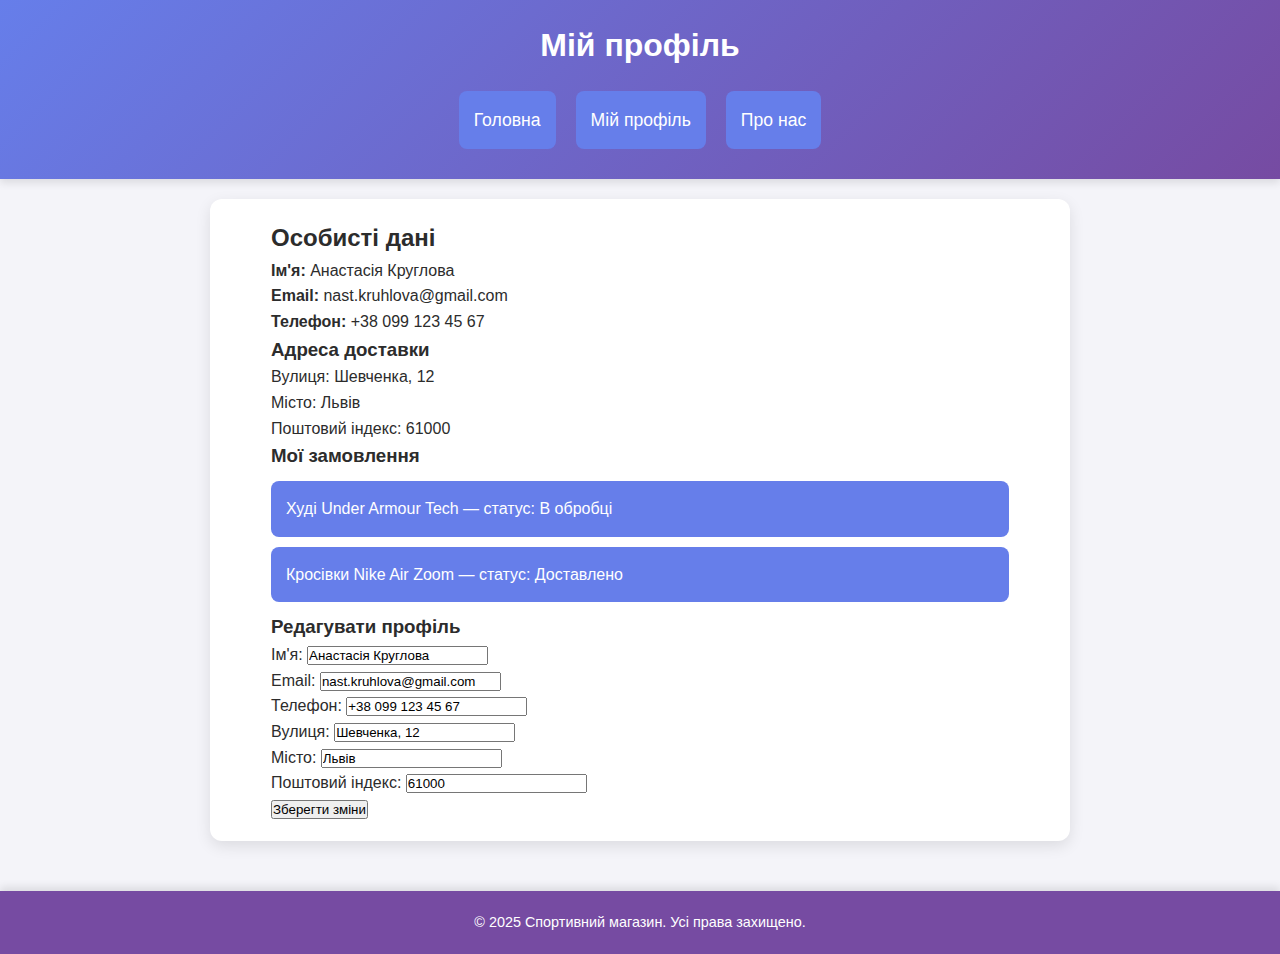
<file: lab1/profile.html>
<!DOCTYPE html>
<html lang="uk">
<head>
    <meta charset="UTF-8">
    <meta name="viewport" content="width=device-width, initial-scale=1.0">
    <title>Мій профіль</title>
    <link rel="stylesheet" href="css/styles.css">
</head>
<body>
    <header>
        <div class="container">
            <h1>Мій профіль</h1>
            <nav>
                <ul>
                    <li><a href="index.html">Головна</a></li>
                    <li><a href="profile.html">Мій профіль</a></li>
                    <li><a href="#about">Про нас</a></li>
                </ul>
            </nav>
        </div>
    </header>

    <main>
        <section id="profile-info">
            <div class="container">
                <h2>Особисті дані</h2>
                <p><strong>Ім'я:</strong> Анастасія Круглова</p>
                <p><strong>Email:</strong> nast.kruhlova@gmail.com</p>
                <p><strong>Телефон:</strong> +38 099 123 45 67</p>
                
                <h3>Адреса доставки</h3>
                <p>Вулиця: Шевченка, 12</p>
                <p>Місто: Львів</p>
                <p>Поштовий індекс: 61000</p>
                
                <h3>Мої замовлення</h3>
                <ul>
                    <li>Худі Under Armour Tech — статус: В обробці</li>
                    <li>Кросівки Nike Air Zoom — статус: Доставлено</li>
                </ul>
                
                <h3>Редагувати профіль</h3>
                <form action="#" method="post">
                    <label for="edit-name">Ім'я:</label>
                    <input type="text" id="edit-name" name="name" value="Анастасія Круглова" required>
                    <br>
                    <label for="edit-email">Email:</label>
                    <input type="email" id="edit-email" name="email" value="nast.kruhlova@gmail.com" required>
                    <br>
                    <label for="edit-phone">Телефон:</label>
                    <input type="tel" id="edit-phone" name="phone" value="+38 099 123 45 67" required>
                    <br>
                    <label for="edit-street">Вулиця:</label>
                    <input type="text" id="edit-street" name="street" value="Шевченка, 12" required>
                    <br>
                    <label for="edit-city">Місто:</label>
                    <input type="text" id="edit-city" name="city" value="Львів" required>
                    <br>
                    <label for="edit-postcode">Поштовий індекс:</label>
                    <input type="text" id="edit-postcode" name="postcode" value="61000" required>
                    <br>
                    <button type="submit">Зберегти зміни</button>
                </form>
            </div>
        </section>
    </main>

    <footer>
        <div class="container">
            <p>&copy; 2025 Спортивний магазин. Усі права захищено.</p>
        </div>
    </footer>
</body>
</html>
</file>
<file: lab1/css/styles.css>
/* Загальні стилі */
* {
    margin: 0;
    padding: 0;
    box-sizing: border-box;
}

body {
    font-family: 'Inter', sans-serif;
    background-color: #f4f4f9;
    color: #2c2c2c;
    line-height: 1.6;
}

.container {
    width: 90%;
    max-width: 1200px;
    margin: 0 auto;
}

/* Стилі для header */
header {
    background: linear-gradient(135deg, #667eea, #764ba2);
    color: white;
    padding: 20px 0;
    text-align: center;
    box-shadow: 0 4px 8px rgba(0, 0, 0, 0.1);
}

header h1 {
    font-family: 'Poppins', sans-serif;
    font-size: 2rem;
}

nav ul {
    list-style: none;
    display: flex;
    justify-content: center;
    gap: 20px;
    margin-top: 10px;
}

nav ul li a {
    color: white;
    text-decoration: none;
    font-size: 1.1em;
    transition: color 0.3s;
}

nav ul li a:hover {
    color: #fbc531;
}

/* Стилі для main */
main {
    max-width: 900px;
    margin: auto;
    padding: 20px;
}

/* Стилі для секцій */
section {
    margin-bottom: 30px;
    padding: 20px;
    background: white;
    border-radius: 12px;
    box-shadow: 0 5px 15px rgba(0, 0, 0, 0.1);
    transition: transform 0.3s ease;
}

section:hover {
    transform: translateY(-5px);
}

/* Стилі для списків */
ul {
    list-style: none;
    padding: 0;
}

ul li {
    background: #667eea;
    color: white;
    margin: 10px 0;
    padding: 15px;
    border-radius: 8px;
    transition: background-color 0.3s;
}

ul li:hover {
    background: #fbc531;
    color: black;
}

/* Стилі для сітки товарів */
.product-grid {
    display: grid;
    grid-template-columns: repeat(auto-fill, minmax(280px, 1fr));
    gap: 20px;
}

.product-card {
    background: white;
    padding: 20px;
    border-radius: 12px;
    box-shadow: 0 5px 15px rgba(0, 0, 0, 0.1);
    transition: transform 0.3s ease;
}

.product-card:hover {
    transform: scale(1.05);
    box-shadow: 0 8px 20px rgba(0, 0, 0, 0.2);
}

.product-card h3 {
    font-size: 1.4em;
    margin-bottom: 10px;
    color: #764ba2;
}

/* Стилі для профілю */
.profile-card {
    background: white;
    padding: 20px;
    border-radius: 12px;
    box-shadow: 0 5px 15px rgba(0, 0, 0, 0.1);
}

/* Стилі для footer */
footer {
    background: #764ba2;
    color: white;
    text-align: center;
    padding: 20px 0;
    box-shadow: 0 -4px 8px rgba(0, 0, 0, 0.1);
}

footer p {
    margin: 0;
    font-size: 0.9em;
}

/* Адаптивний дизайн для планшетів (до 768px) */
@media (max-width: 768px) {
    header {
        padding: 10px 0;
    }

    nav ul {
        flex-direction: column;
        text-align: center;
        gap: 10px;
    }

    .product-grid {
        grid-template-columns: repeat(auto-fill, minmax(250px, 1fr));
    }
}

/* Адаптивний дизайн для мобільних пристроїв (до 480px) */
@media (max-width: 480px) {
    header h1 {
        font-size: 1.5rem;
    }

    nav ul {
        gap: 5px; 
    }

    nav ul li a {
        font-size: 1em;
    }

    .product-card {
        padding: 15px;
    }

    .product-grid {
        grid-template-columns: 1fr;
    }
}
</file>
<file: lab2/css/styles.css>
/* Загальні стилі */
* {
    margin: 0;
    padding: 0;
    box-sizing: border-box;
}

body {
    font-family: 'Inter', sans-serif;
    background-color: #f4f4f9;
    color: #2c2c2c;
    line-height: 1.6;
}

.container {
    width: 90%;
    max-width: 1200px;
    margin: 0 auto;
}

/* Стилі для header */
header {
    background: linear-gradient(135deg, #667eea, #764ba2);
    color: white;
    padding: 20px 0;
    text-align: center;
    box-shadow: 0 4px 8px rgba(0, 0, 0, 0.1);
}

header h1 {
    font-family: 'Poppins', sans-serif;
    font-size: 2rem;
}

nav ul {
    list-style: none;
    display: flex;
    justify-content: center;
    gap: 20px;
    margin-top: 10px;
}

nav ul li a {
    color: white;
    text-decoration: none;
    font-size: 1.1em;
    transition: color 0.3s;
}

nav ul li a:hover {
    color: #fbc531;
}

/* Стилі для main */
main {
    max-width: 900px;
    margin: auto;
    padding: 20px;
}

/* Стилі для секцій */
section {
    margin-bottom: 30px;
    padding: 20px;
    background: white;
    border-radius: 12px;
    box-shadow: 0 5px 15px rgba(0, 0, 0, 0.1);
    transition: transform 0.3s ease;
}

section:hover {
    transform: translateY(-5px);
}

/* Стилі для списків */
ul {
    list-style: none;
    padding: 0;
}

ul li {
    background: #667eea;
    color: white;
    margin: 10px 0;
    padding: 15px;
    border-radius: 8px;
    transition: background-color 0.3s;
}

ul li:hover {
    background: #fbc531;
    color: black;
}

/* Стилі для сітки товарів */
.product-grid {
    display: grid;
    grid-template-columns: repeat(auto-fill, minmax(280px, 1fr));
    gap: 20px;
}

.product-card {
    background: white;
    padding: 20px;
    border-radius: 12px;
    box-shadow: 0 5px 15px rgba(0, 0, 0, 0.1);
    transition: transform 0.3s ease;
}

.product-card:hover {
    transform: scale(1.05);
    box-shadow: 0 8px 20px rgba(0, 0, 0, 0.2);
}

.product-card h3 {
    font-size: 1.4em;
    margin-bottom: 10px;
    color: #764ba2;
}

/* Стилі для профілю */
.profile-card {
    background: white;
    padding: 20px;
    border-radius: 12px;
    box-shadow: 0 5px 15px rgba(0, 0, 0, 0.1);
}

/* Стилі для footer */
footer {
    background: #764ba2;
    color: white;
    text-align: center;
    padding: 20px 0;
    box-shadow: 0 -4px 8px rgba(0, 0, 0, 0.1);
}

footer p {
    margin: 0;
    font-size: 0.9em;
}

/* Адаптивний дизайн для планшетів (до 768px) */
@media (max-width: 768px) {
    header {
        padding: 10px 0;
    }

    nav ul {
        flex-direction: column;
        text-align: center;
        gap: 10px;
    }

    .product-grid {
        grid-template-columns: repeat(auto-fill, minmax(250px, 1fr));
    }
}

/* Адаптивний дизайн для мобільних пристроїв (до 480px) */
@media (max-width: 480px) {
    header h1 {
        font-size: 1.5rem;
    }

    nav ul {
        gap: 5px; 
    }

    nav ul li a {
        font-size: 1em;
    }

    .product-card {
        padding: 15px;
    }

    .product-grid {
        grid-template-columns: 1fr;
    }
}

/* Стилі для кошика */
#cart {
    margin-top: 30px;
    padding: 20px;
    border-top: 2px solid #ddd;
    background-color: #f9f9f9;
    border-radius: 12px;
    box-shadow: 0 5px 15px rgba(0, 0, 0, 0.1);
}

#cart h2 {
    color: #764ba2;
    text-align: center;
    margin-bottom: 15px;
}

#cart-items {
    list-style: none;
    padding: 0;
}

#cart-items li {
    background: #667eea;
    color: white;
    margin: 10px 0;
    padding: 15px;
    border-radius: 8px;
    display: flex;
    justify-content: space-between;
    align-items: center;
    transition: background-color 0.3s;
}

#cart-items li:hover {
    background: #fbc531;
    color: black;
}

#total-price {
    font-weight: bold;
    color: #764ba2;
}

#clear-cart {
    display: block;
    width: 100%;
    max-width: 200px;
    margin: 15px auto 0;
    padding: 10px;
    background-color: #d9534f;
    color: white;
    border: none;
    border-radius: 8px;
    cursor: pointer;
    text-align: center;
    font-size: 1rem;
    transition: background-color 0.3s;
}

#clear-cart:hover {
    background-color: #c9302c;
}
</file>
